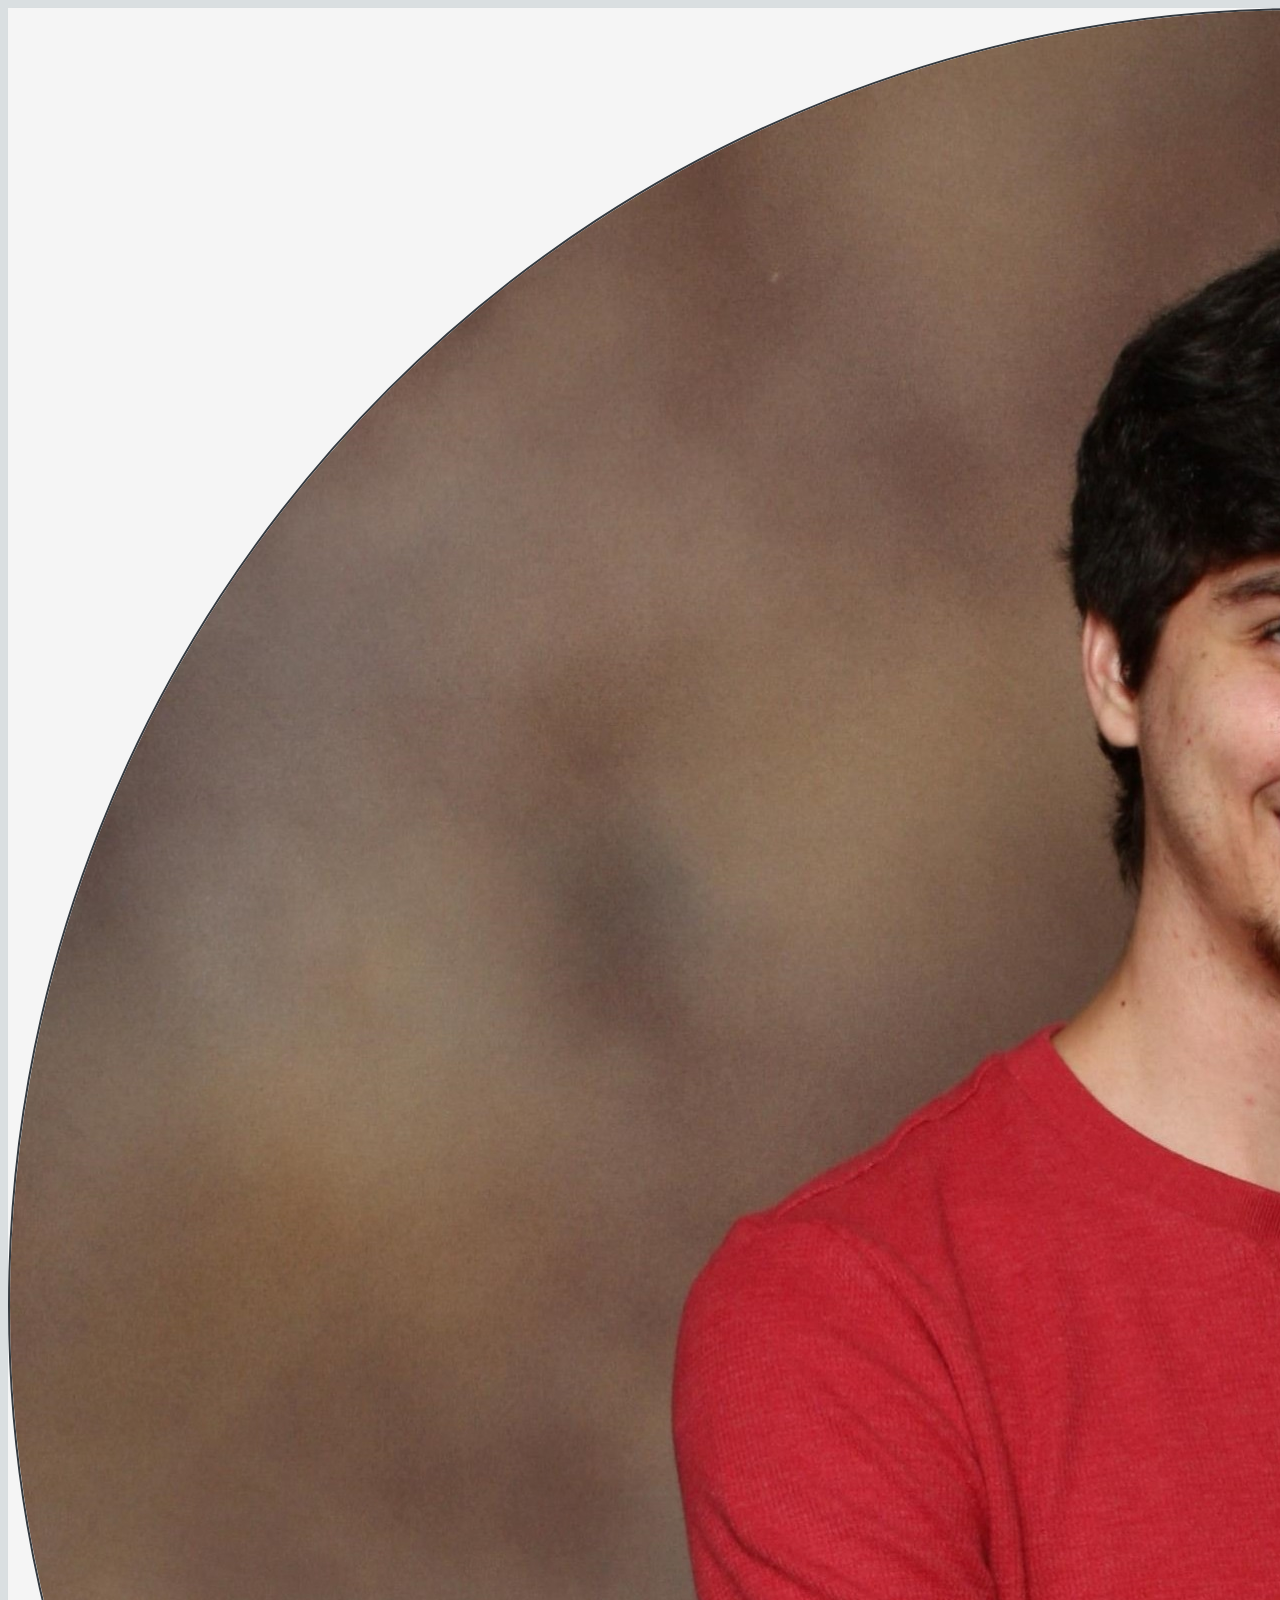
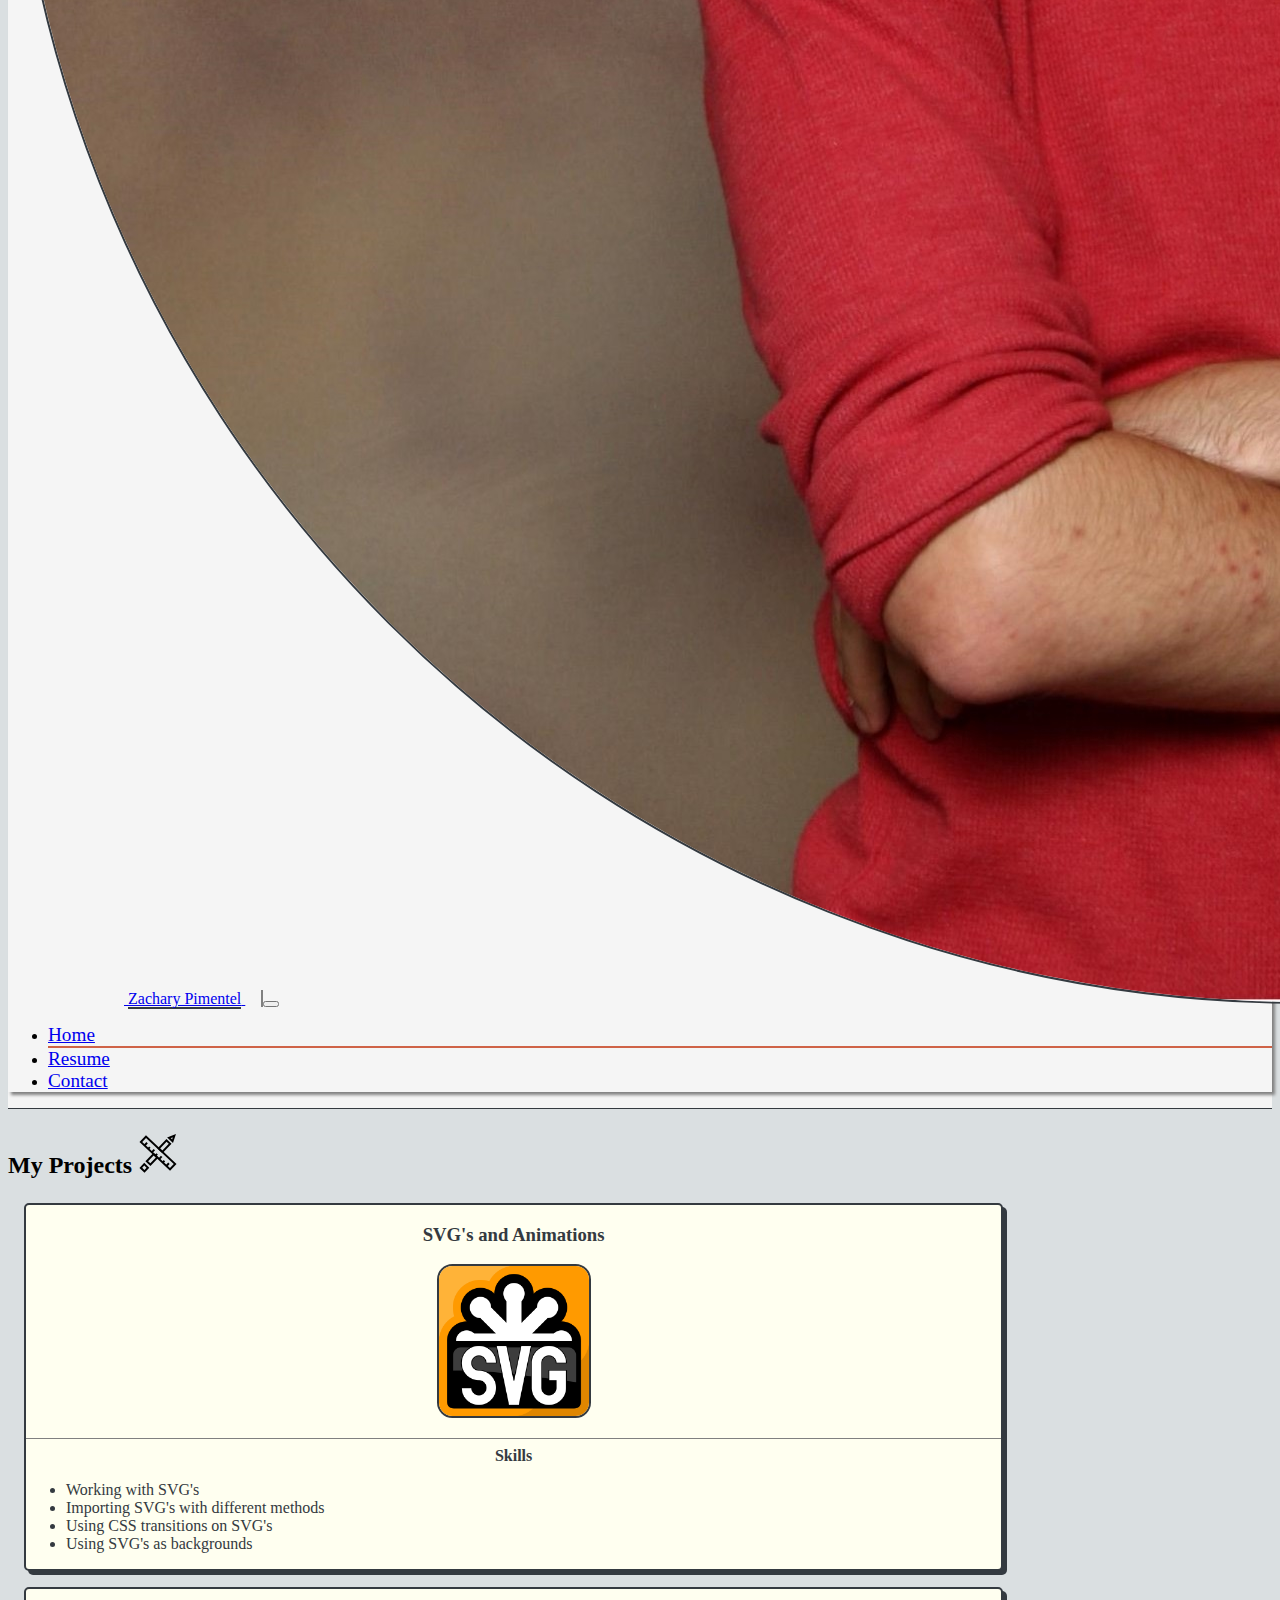
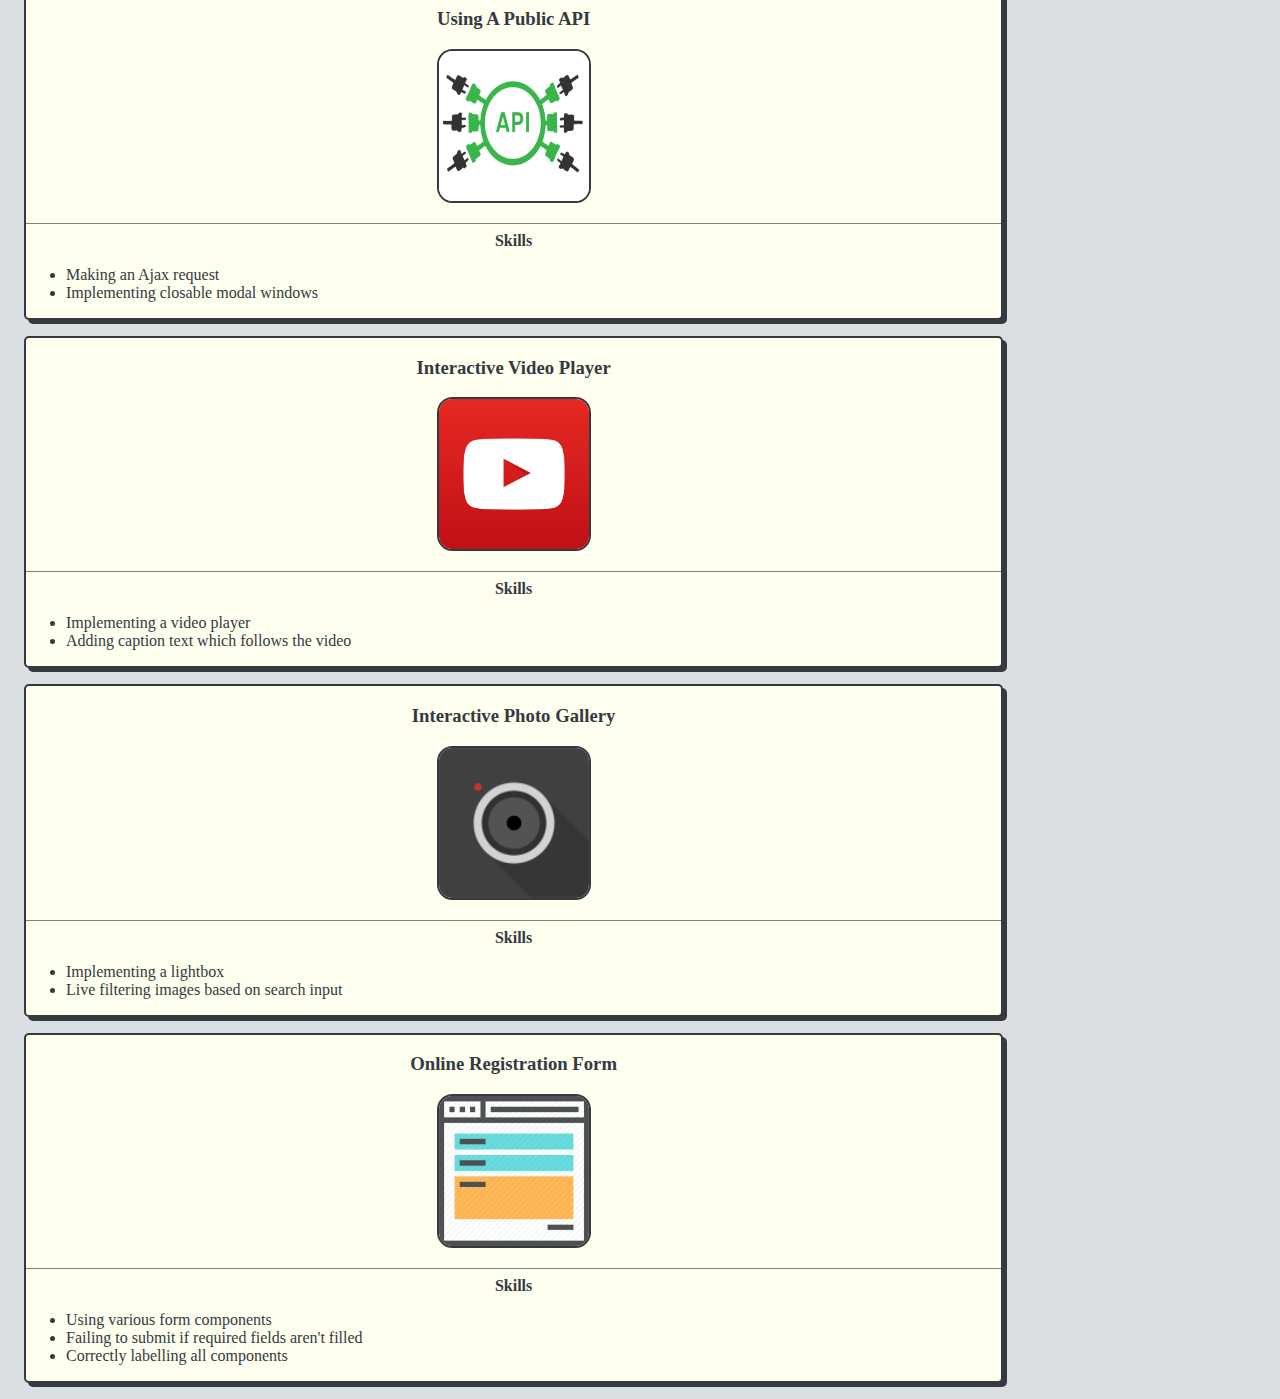
<file: index.html>
<!doctype html>
<html lang="en">
	<head>
		<meta charset="utf-8">
	    <meta name="viewport" content="width=device-width, initial-scale=1, shrink-to-fit=no">
	    <title>Zachary Pimentel Portfolio</title>
	    <!-- bootstrap css link -->
	    <link rel="stylesheet" href="https://stackpath.bootstrapcdn.com/bootstrap/4.1.3/css/bootstrap.min.css" integrity="sha384-MCw98/SFnGE8fJT3GXwEOngsV7Zt27NXFoaoApmYm81iuXoPkFOJwJ8ERdknLPMO" crossorigin="anonymous">
	    <!-- my stylesheets -->
	    <link rel="stylesheet" href="css/nav-styles.css">
	    <link rel="stylesheet" href="css/index.css" >
	</head>

	<body>
		<!-- nav bar, consistent across all pages -->
		<header>
			<nav class="navbar navbar-expand-md navbar-dark bg-dark">
			  <a class="navbar-brand" href="index.html">
			  	<div class="brand-container">
					<img id="portrait" class="img-fluid" src="img/portrait.jpg" alt="Picture of Zachary">
				</div>
				<span id="name">Zachary Pimentel</span>
			  </a>
			  <button class="navbar-toggler" type="button" data-toggle="collapse" data-target="#navbarNav" aria-controls="navbarNav" aria-expanded="false" aria-label="Toggle navigation">
			    <span class="navbar-toggler-icon"></span>
			  </button>
			  <div class="collapse navbar-collapse" id="navbarNav">
			    <ul class="navbar-nav">
			      <li class="nav-item active">
			        <a class="nav-link" href="index.html">Home</a>
			      </li>
			      <li class="nav-item">
			        <a class="nav-link" href="resume.html">Resume</a>
			      </li>
			      <li class="nav-item">
			        <a class="nav-link" href="contact.html">Contact</a>
			      </li>
			    </ul>
			  </div>
			</nav>
		</header>
		<!-- end navbar -->
		<main>
			<div class="container">
				<h2>My Projects <img class="project-icn" src="img/project_icon.svg" alt="project icon"></h2>
				<!-- FIRST ROW -->
				<div class="row">
					<div class="col-md">
						<a href="./projects/project-svg/project8.html">
							<h3>SVG's and Animations</h3>
							<div class="prj-img">
								<img src="img/svg-logo.png" alt="svg logo">
							</div>
							<h4>Skills</h4>
							<ul>
								<li>Working with SVG's</li>
								<li>Importing SVG's with different methods</li>
								<li>Using CSS transitions on SVG's</li>
								<li>Using SVG's as backgrounds</li>
							</ul>
						</a>
					</div>
					<div class="col-md">
						<a href="./projects/project-employee.directory/project10.html">
							<h3>Using A Public API</h3>
							<div class="prj-img">
								<img src="img/api-img.png" alt="api logo">
							</div>
							<h4>Skills</h4>
							<ul>
								<li>Making an Ajax request</li>
								<li>Implementing closable modal windows</li>
							</ul>
						</a>
					</div>
					<div class="col-md">
						<a href="./projects/project-video/project6.html">
							<h3>Interactive Video Player</h3>
							<div class="prj-img">
								<img src="img/play-button.png" alt="video logo">
							</div>
							<h4>Skills</h4>
							<ul>
								<li>Implementing a video player</li>
								<li>Adding caption text which follows the video</li>
							</ul>
						</a>
					</div>
				</div>

				<!-- SECOND ROW -->
				<div class="row">
					<div class="col-md">
						<a href="./projects/project-lightbox/project4.html">
							<h3>Interactive Photo Gallery</h3>
							<div class="prj-img">
								<img src="img/camera.png" alt="camera">
							</div>
							<h4>Skills</h4>
							<ul>
								<li>Implementing a lightbox</li>
								<li>Live filtering images based on search input</li>
							</ul>
						</a>
					</div>
					<div class="col-md">
						<a href="./projects/project-search.forms/project3.html">
							<h3>Online Registration Form</h3>
							<div class="prj-img">
								<img src="img/form.png" alt="form icon">
							</div>
							<h4>Skills</h4>
							<ul>
								<li>Using various form components</li>
								<li>Failing to submit if required fields aren't filled</li>
								<li>Correctly labelling all components</li>
							</ul>
						</a>
					</div>
					
				</div>
			</div>
		</main>
		

	<script src="https://code.jquery.com/jquery-3.3.1.slim.min.js" integrity="sha384-q8i/X+965DzO0rT7abK41JStQIAqVgRVzpbzo5smXKp4YfRvH+8abtTE1Pi6jizo" crossorigin="anonymous"></script>
<script src="https://cdnjs.cloudflare.com/ajax/libs/popper.js/1.14.3/umd/popper.min.js" integrity="sha384-ZMP7rVo3mIykV+2+9J3UJ46jBk0WLaUAdn689aCwoqbBJiSnjAK/l8WvCWPIPm49" crossorigin="anonymous"></script>
<script src="https://stackpath.bootstrapcdn.com/bootstrap/4.1.3/js/bootstrap.min.js" integrity="sha384-ChfqqxuZUCnJSK3+MXmPNIyE6ZbWh2IMqE241rYiqJxyMiZ6OW/JmZQ5stwEULTy" crossorigin="anonymous"></script>
<script src="index.js"></script>
	</body>
</html>
</file>
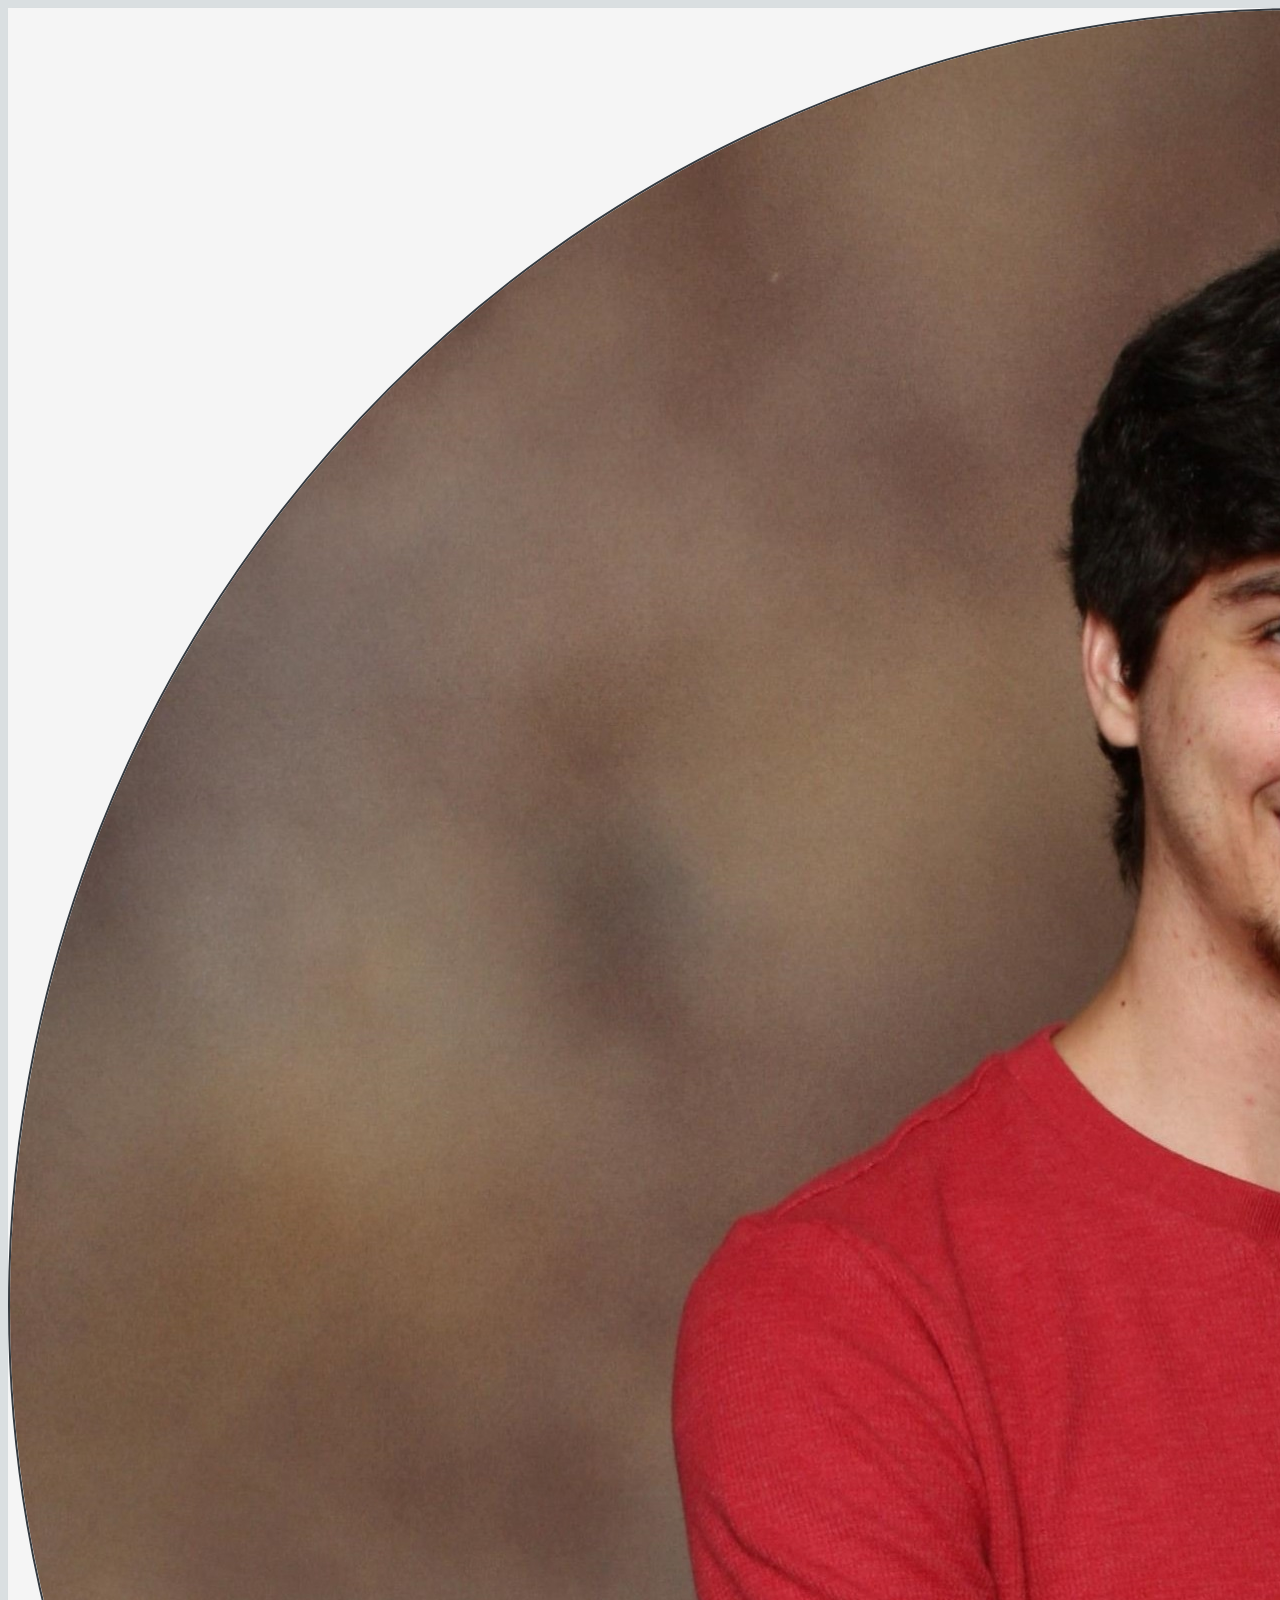
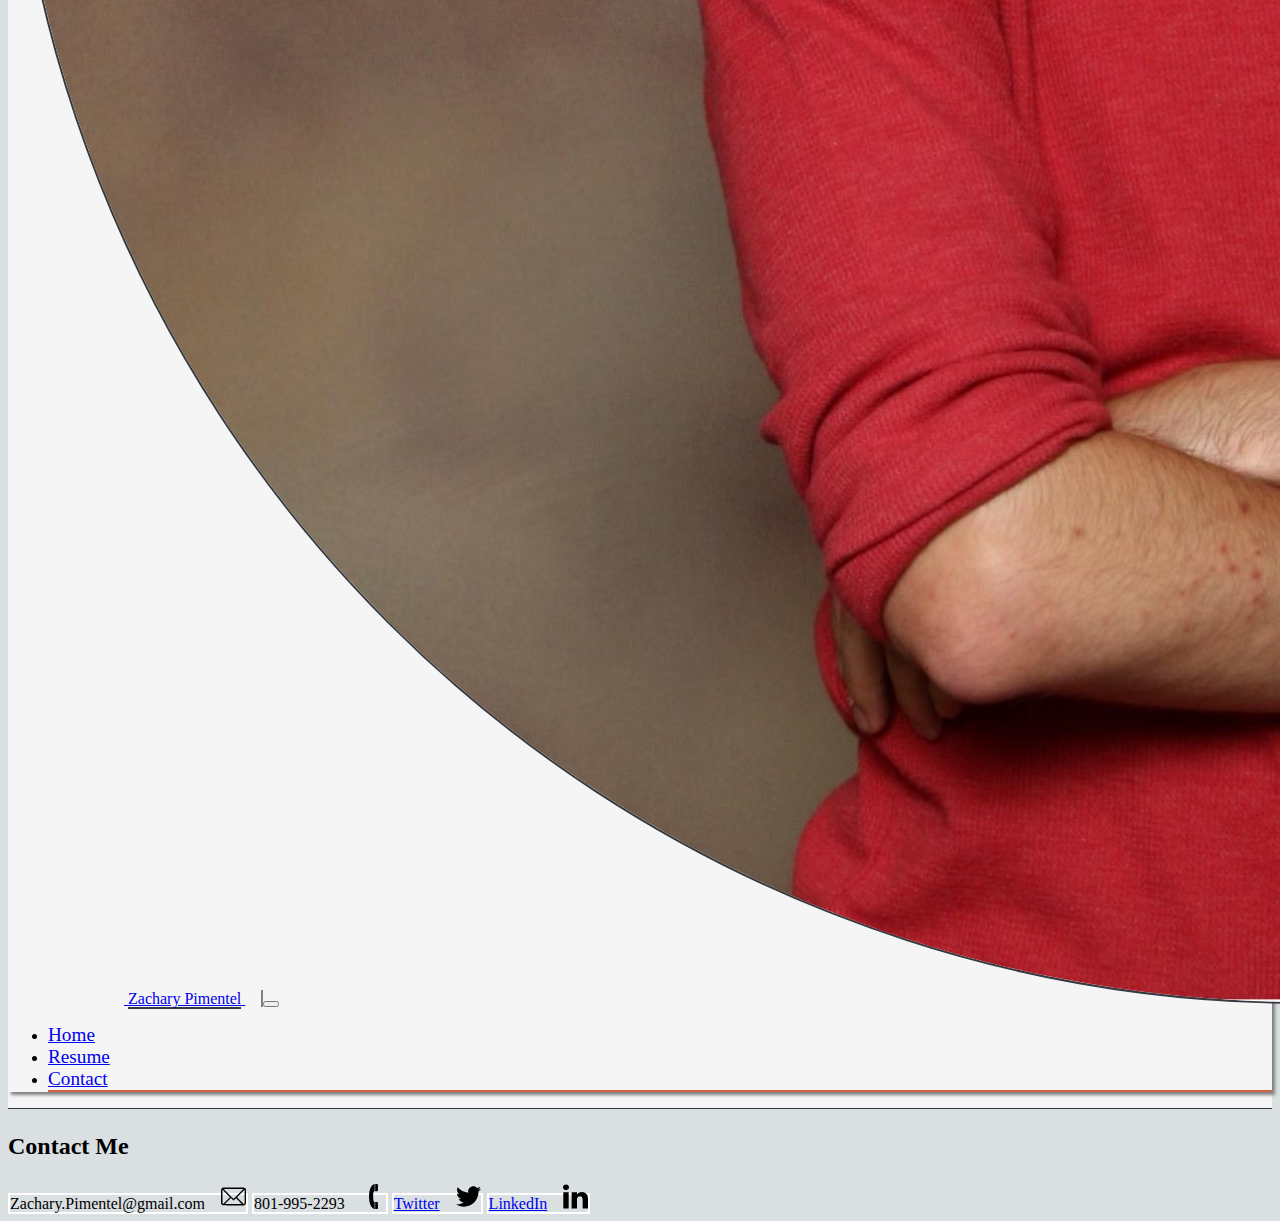
<file: contact.html>
<!doctype html>
<html lang="en">
	<head>
		<meta charset="utf-8">
	    <meta name="viewport" content="width=device-width, initial-scale=1, shrink-to-fit=no">
	    <title>Zachary Pimentel Portfolio</title>
	    <link rel="stylesheet" href="https://stackpath.bootstrapcdn.com/bootstrap/4.1.3/css/bootstrap.min.css" integrity="sha384-MCw98/SFnGE8fJT3GXwEOngsV7Zt27NXFoaoApmYm81iuXoPkFOJwJ8ERdknLPMO" crossorigin="anonymous">
	    <link rel="stylesheet" href="css/nav-styles.css">
	    <link rel="stylesheet" href="css/index.css" >
	</head>

	<body>
		<!-- nav bar, consistent across all pages -->
		<header>
			<nav class="navbar navbar-expand-md navbar-dark bg-dark">
			  <a class="navbar-brand" href="index.html">
			  	<div class="brand-container">
					<img id="portrait" class="img-fluid" src="img/portrait.jpg" alt="Picture of Zachary">
				</div>
				<span id="name">Zachary Pimentel</span>
			  </a>
			  <button class="navbar-toggler" type="button" data-toggle="collapse" data-target="#navbarNav" aria-controls="navbarNav" aria-expanded="false" aria-label="Toggle navigation">
			    <span class="navbar-toggler-icon"></span>
			  </button>
			  <div class="collapse navbar-collapse" id="navbarNav">
			    <ul class="navbar-nav">
			      <li class="nav-item">
			        <a class="nav-link" href="index.html">Home</a>
			      </li>
			      <li class="nav-item">
			        <a class="nav-link" href="resume.html">Resume</a>
			      </li>
			      <li class="nav-item active">
			        <a class="nav-link" href="contact.html">Contact</a>
			      </li>
			    </ul>
			  </div>
			</nav>
		</header>
		<!-- end nav bar -->
		<div class="container">
			<h2>Contact Me</h2>
			<div class="contact-container list-group">
				<!-- email -->
				<a class="list-group-item list-group-item-action">Zachary.Pimentel@gmail.com<img class="contact-svg" src="img/email.svg" alt="mail icon"></a>
				<!-- Phone number-->
				<a class="list-group-item list-group-item-action">801-995-2293<img class="contact-svg" src="img/tel.svg" alt="telephone icon"></a>
				<!-- Twitter -->
				<a href="https://twitter.com/Robotis_LoL" target="_blank" class="list-group-item list-group-item-action clickable">Twitter<img class="contact-svg" src="img/twitter.svg" alt="twitter logo"></a>
				<!--LinkedIn -->
				<a href="https://www.linkedin.com/in/zachary-pimentel" target="_blank" class="list-group-item list-group-item-action clickable">LinkedIn<img class="contact-svg" src="img/linkedin.svg" alt="linkedin logo"></a>
			</div>
		</div>
		
	<script src="https://code.jquery.com/jquery-3.3.1.slim.min.js" integrity="sha384-q8i/X+965DzO0rT7abK41JStQIAqVgRVzpbzo5smXKp4YfRvH+8abtTE1Pi6jizo" crossorigin="anonymous"></script>
	<script src="https://cdnjs.cloudflare.com/ajax/libs/popper.js/1.14.3/umd/popper.min.js" integrity="sha384-ZMP7rVo3mIykV+2+9J3UJ46jBk0WLaUAdn689aCwoqbBJiSnjAK/l8WvCWPIPm49" crossorigin="anonymous"></script>
	<script src="https://stackpath.bootstrapcdn.com/bootstrap/4.1.3/js/bootstrap.min.js" integrity="sha384-ChfqqxuZUCnJSK3+MXmPNIyE6ZbWh2IMqE241rYiqJxyMiZ6OW/JmZQ5stwEULTy" crossorigin="anonymous"></script>
	<script src="index.js"></script>
	</body>
</html>
</file>
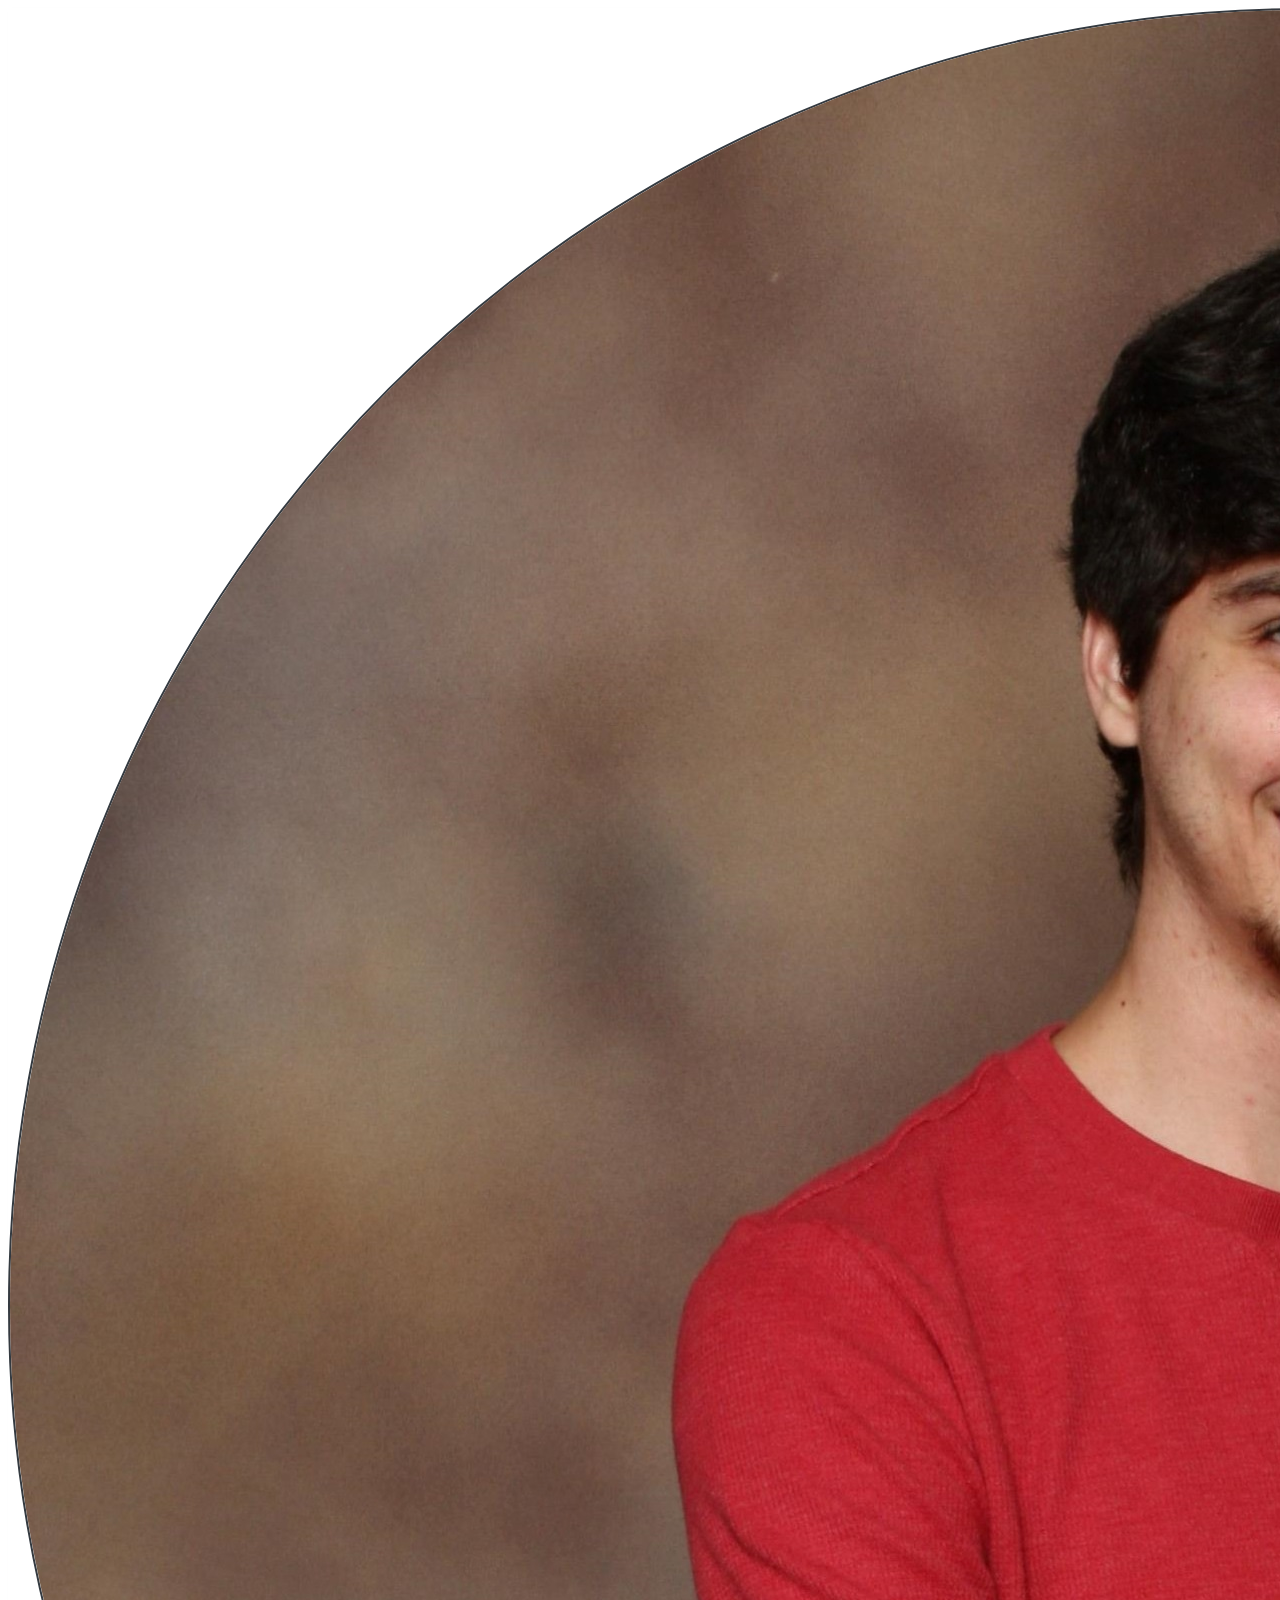
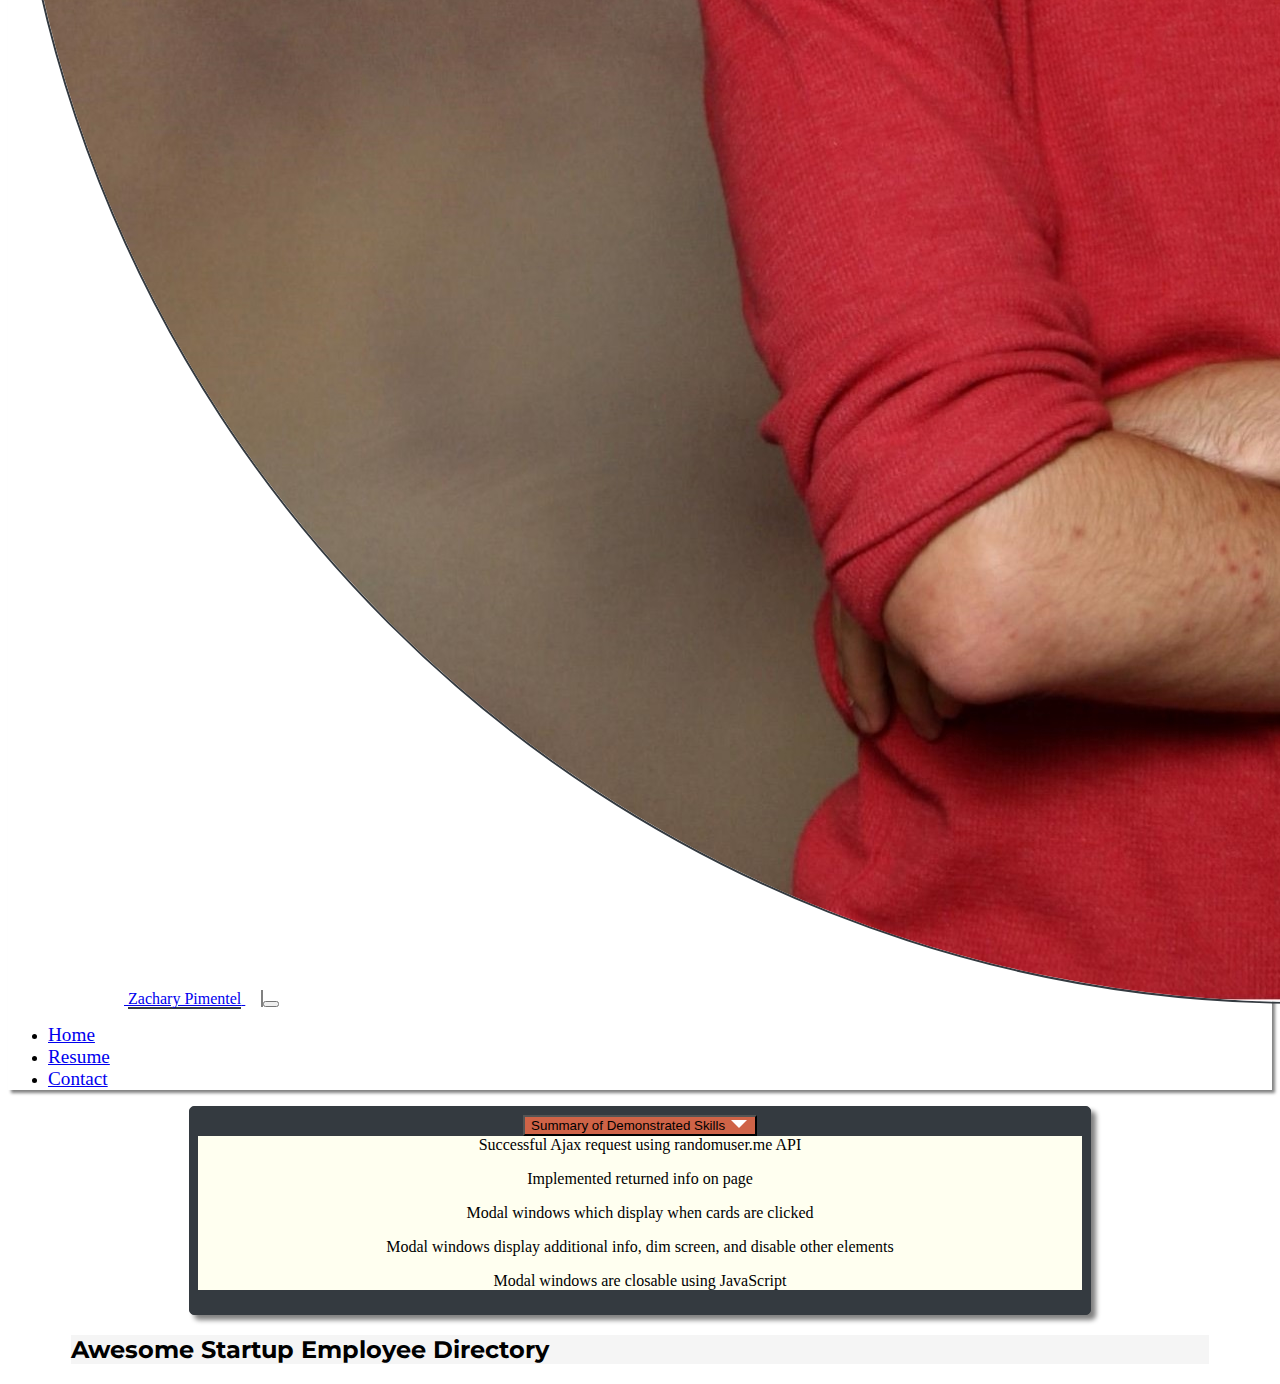
<file: projects/project-employee.directory/project10.html>
<!DOCTYPE html>
<html lang="en">
	<head>
		<meta charset="utf-8">
		<title>Employee Directory</title>
		<meta name="viewport" content="width=device-width, initial-scale=1.0">
		<link href="https://fonts.googleapis.com/css?family=Montserrat" rel="stylesheet">
		<link rel="stylesheet" href="https://stackpath.bootstrapcdn.com/bootstrap/4.1.3/css/bootstrap.min.css" integrity="sha384-MCw98/SFnGE8fJT3GXwEOngsV7Zt27NXFoaoApmYm81iuXoPkFOJwJ8ERdknLPMO" crossorigin="anonymous">
		<link rel="stylesheet" href="css/styles.css">
		<link rel="stylesheet" href="../../css/nav-styles.css">
	    <link rel="stylesheet" href="../../css/summary-of-skills.css">
	</head>
	<body>
		<header>
			<nav class="navbar navbar-expand-md navbar-dark bg-dark">
			  <a class="navbar-brand" href="../../index.html">
			  	<div class="brand-container">
					<img id="portrait" class="img-fluid" src="../../img/portrait.jpg" alt="Picture of Zachary">
				</div>
				<span id="name">Zachary Pimentel</span>
			  </a>
			  <button class="navbar-toggler" type="button" data-toggle="collapse" data-target="#navbarNav" aria-controls="navbarNav" aria-expanded="false" aria-label="Toggle navigation">
			    <span class="navbar-toggler-icon"></span>
			  </button>
			  <div class="collapse navbar-collapse" id="navbarNav">
			    <ul class="navbar-nav">
			      <li class="nav-item">
			        <a class="nav-link" href="../../index.html">Home</a>
			      </li>	
			      <li class="nav-item">
			        <a class="nav-link" href="../../resume.html">Resume</a>
			      </li>
			      <li class="nav-item">
			        <a class="nav-link" href="../../contact.html">Contact</a>
			      </li>
			    </ul>
			  </div>
			</nav>
		</header>
		<!-- this is the dropdown for the summary box under the nav -->
		<aside class="summary">
	      <button class="btn btn-primary" type="button" data-toggle="collapse" data-target="#collapseExample" aria-expanded="false" aria-controls="collapseExample">
	    Summary of Demonstrated Skills <span class="carat"></span>
	  	  </button>

	      <div class="collapse show" id="collapseExample">
	        <div class="card card-body">
	          <p>Successful Ajax request using randomuser.me API</p>
	          <p>Implemented returned info on page</p>
	          <p>Modal windows which display when cards are clicked
	          <p>Modal windows display additional info, dim screen, and disable other elements</p>
	          <p>Modal windows are closable using JavaScript</p>
	        </div>
	      </div>
	    </aside>
		<div class="container">
			<div id="modal-windows"></div>
			<div id="dim-screen"></div> <!-- this div is the dark overlay that is visible when modal window opens -->
			<header>
				<h2>Awesome Startup Employee Directory</h2>
			</header>
			<div id="employees"></div>
		</div>
	<script src="https://code.jquery.com/jquery-3.3.1.slim.min.js" integrity="sha384-q8i/X+965DzO0rT7abK41JStQIAqVgRVzpbzo5smXKp4YfRvH+8abtTE1Pi6jizo" crossorigin="anonymous"></script>
	<script src="https://cdnjs.cloudflare.com/ajax/libs/popper.js/1.14.3/umd/popper.min.js" integrity="sha384-ZMP7rVo3mIykV+2+9J3UJ46jBk0WLaUAdn689aCwoqbBJiSnjAK/l8WvCWPIPm49" crossorigin="anonymous"></script>
	<script src="https://stackpath.bootstrapcdn.com/bootstrap/4.1.3/js/bootstrap.min.js" integrity="sha384-ChfqqxuZUCnJSK3+MXmPNIyE6ZbWh2IMqE241rYiqJxyMiZ6OW/JmZQ5stwEULTy" crossorigin="anonymous"></script>
	<script src="../../index.js"></script>
	<script src="https://code.jquery.com/jquery-3.3.1.min.js"></script>
	<script src="js/app.js"></script>
	</body>
	
</html>
</file>
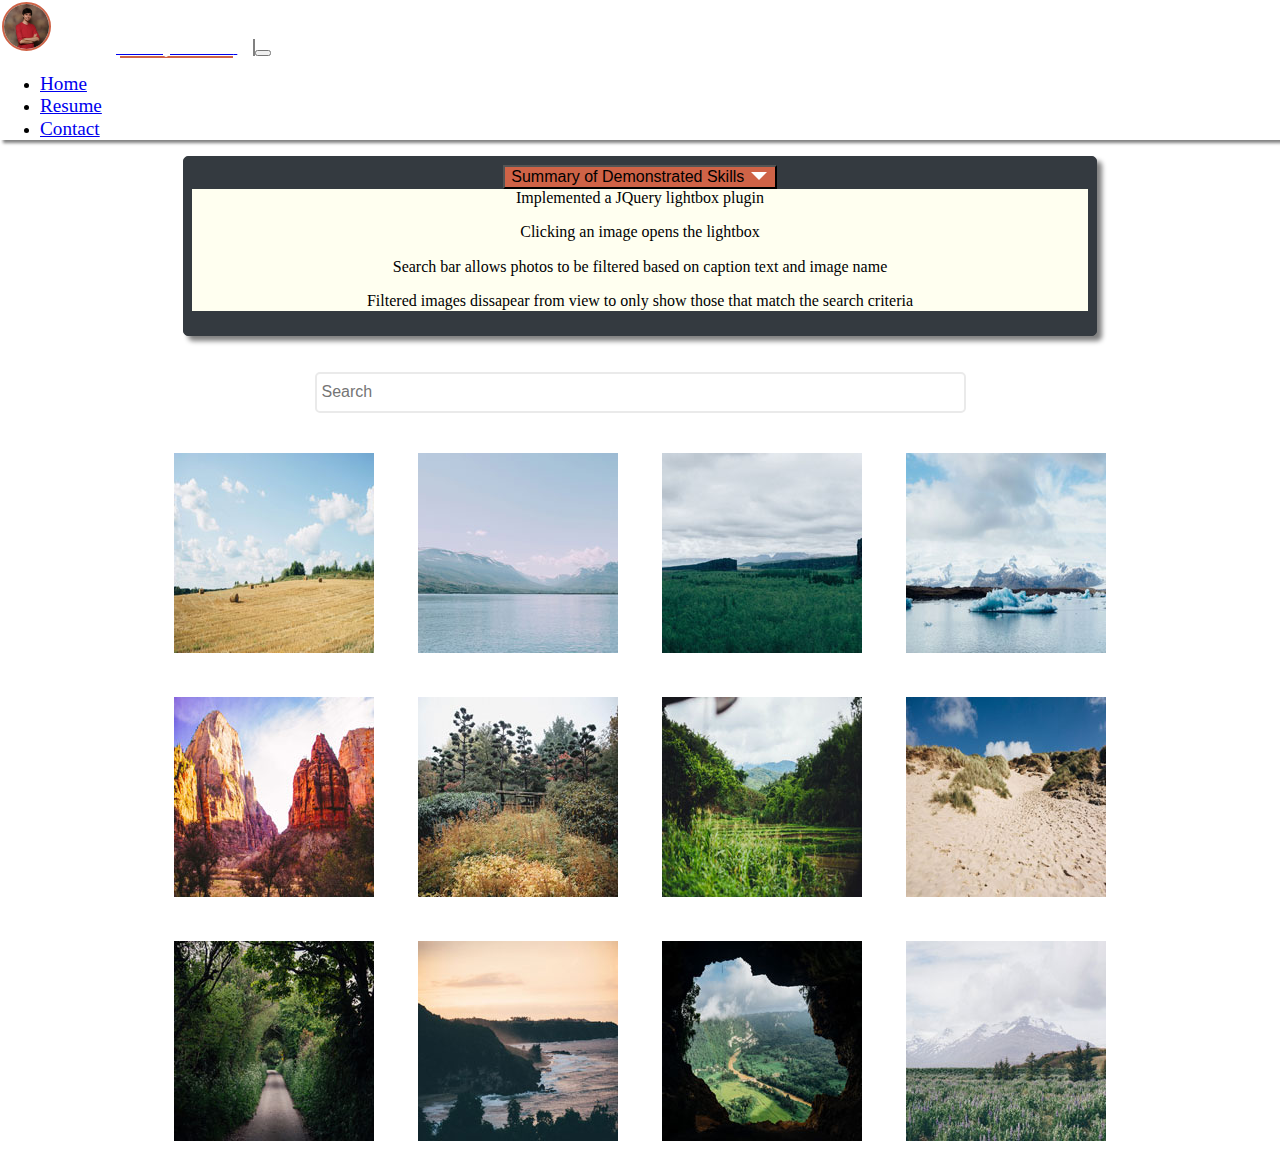
<file: projects/project-lightbox/project4.html>
<!DOCTYPE html>
<html lang="en">
	<head>
		<title>Gallery</title>
		<meta charset="utf-8">
		<meta name="viewport" content="width=device-width, initial-scale=1.0">

		<!--Stylesheets-->
		<link rel="stylesheet" href="css/normalize.css">
		<link rel="stylesheet" href="lightbox2/dist/css/lightbox.min.css">
		<link rel="stylesheet" href="https://stackpath.bootstrapcdn.com/bootstrap/4.1.3/css/bootstrap.min.css" integrity="sha384-MCw98/SFnGE8fJT3GXwEOngsV7Zt27NXFoaoApmYm81iuXoPkFOJwJ8ERdknLPMO" crossorigin="anonymous">
		<link rel="stylesheet" href="../../css/nav-styles.css">
	    <link rel="stylesheet" href="../../css/summary-of-skills.css">
		<link rel="stylesheet" href="css/styles.css">
	</head>
	<body>
		<header>
			<nav class="navbar navbar-expand-md navbar-dark bg-dark">
			  <a class="navbar-brand" href="../../index.html">
			  	<div class="brand-container">
					<img id="portrait" class="img-fluid" src="../../img/portrait.jpg" alt="Picture of Zachary">
				</div>
				<span id="name">Zachary Pimentel</span>
			  </a>
			  <button class="navbar-toggler" type="button" data-toggle="collapse" data-target="#navbarNav" aria-controls="navbarNav" aria-expanded="false" aria-label="Toggle navigation">
			    <span class="navbar-toggler-icon"></span>
			  </button>
			  <div class="collapse navbar-collapse" id="navbarNav">
			    <ul class="navbar-nav">
			      <li class="nav-item">
			        <a class="nav-link" href="../../index.html">Home</a>
			      </li>	
			      <li class="nav-item">
			        <a class="nav-link" href="../../resume.html">Resume</a>
			      </li>
			      <li class="nav-item">
			        <a class="nav-link" href="../../contact.html">Contact</a>
			      </li>
			    </ul>
			  </div>
			</nav>
		</header>

		<!-- this is the dropdown for the summary box under the nav -->
		<aside class="summary">
	      <button class="btn btn-primary" type="button" data-toggle="collapse" data-target="#collapseExample" aria-expanded="false" aria-controls="collapseExample">
	    Summary of Demonstrated Skills <span class="carat"></span>
	  	  </button>

	      <div class="collapse show" id="collapseExample">
	        <div class="card card-body">
	          <p>Implemented a JQuery lightbox plugin </p>
	          <p>Clicking an image opens the lightbox</p>
	          <p>Search bar allows photos to be filtered based on caption text and image name</p>
	          <p>Filtered images dissapear from view to only show those that match the search criteria</p>
	          
	        </div>
	      </div>
	    </aside>

		<!--Search bar-->
		<div class="search-bar">
			<input id="search-field" type="text" name="search" placeholder="Search" onkeyup="filterPhotos()">
		</div>

		<main>
			<!--image gallery -->
			<div id="gallery" class="photo-list">

			<!-- data-title adds captions, data-lightbox triggers the lightbox plugin-->

			<!-- Photo 1 -->
				<a href="photos/photos/01.jpg" data-title="I love hay bales. Took this snap on a drive through the countryside past some straw fields." data-lightbox="gallery"><img src="photos/thumbnails/01.jpg" alt="hay-bales"></a>
			<!-- Photo 2 -->
				<a href="photos/photos/02.jpg" data-title="The lake was so calm today. We had a great view of the snow on the mountains from here." data-lightbox="gallery"><img src="photos/thumbnails/02.jpg" alt="lake"></a>
			<!-- Photo 3 -->
				<a href="photos/photos/03.jpg" data-title="I hiked to the top of the mountain and got this picture of the canyon and trees below." data-lightbox="gallery"><img src="photos/thumbnails/03.jpg" alt="canyon"></a>
			<!-- Photo 4 -->	
				<a href="photos/photos/04.jpg" data-title="It was amazing to see an iceberg up close, it was so cold but didn’t snow today." data-lightbox="gallery"><img src="photos/thumbnails/04.jpg" alt="iceberg"></a>
			<!-- Photo 5 -->	
				<a href="photos/photos/05.jpg" data-title="The red cliffs were beautiful. It was really hot in the desert but we did a lot of walking through the canyons." data-lightbox="gallery"><img src="photos/thumbnails/05.jpg" alt="desert"></a>
			<!-- Photo 6 -->	
				<a href="photos/photos/06.jpg" data-title="Fall is coming, I love when the leaves on the trees start to change color." data-lightbox="gallery"><img src="photos/thumbnails/06.jpg" alt="fall"></a>
			<!-- Photo 7 -->	
				<a href="photos/photos/07.jpg" data-title="I drove past this plantation yesterday, everything is so green!" data-lightbox="gallery"><img src="photos/thumbnails/07.jpg" alt="plantation"></a>
			<!-- Photo 8 -->	
				<a href="photos/photos/08.jpg" data-title="My summer vacation to the Oregon Coast. I love the sandy dunes!" data-lightbox="gallery"><img src="photos/thumbnails/08.jpg" alt="dunes"></a>
			<!-- Photo 9 -->	
				<a href="photos/photos/09.jpg" data-title="We enjoyed a quiet stroll down this countryside lane." data-lightbox="gallery"><img src="photos/thumbnails/09.jpg" alt="countryside-lane"></a>
			<!-- Photo 10 -->	
				<a href="photos/photos/10.jpg" data-title="Sunset at the coast! The sky turned a lovely shade of orange." data-lightbox="gallery"><img src="photos/thumbnails/10.jpg" alt="sunset"></a>
			<!-- Photo 11 -->	
				<a href="photos/photos/11.jpg" data-title="I did a tour of a cave today and the view of the landscape below was breathtaking." data-lightbox="gallery"><img src="photos/thumbnails/11.jpg" alt="cave"></a>
			<!-- Photo 12 -->	
				<a href="photos/photos/12.jpg" data-title="I walked through this meadow of bluebells and got a good view of the snow on the mountain before the fog came in." data-lightbox="gallery"><img src="photos/thumbnails/12.jpg" alt="bluebells"></a>

			</div>
		</main>

		<!--javascript and jquery-->
		<script src="https://code.jquery.com/jquery-3.3.1.slim.min.js" integrity="sha384-q8i/X+965DzO0rT7abK41JStQIAqVgRVzpbzo5smXKp4YfRvH+8abtTE1Pi6jizo" crossorigin="anonymous"></script>
		<script src="https://cdnjs.cloudflare.com/ajax/libs/popper.js/1.14.3/umd/popper.min.js" integrity="sha384-ZMP7rVo3mIykV+2+9J3UJ46jBk0WLaUAdn689aCwoqbBJiSnjAK/l8WvCWPIPm49" crossorigin="anonymous"></script>
		<script src="https://stackpath.bootstrapcdn.com/bootstrap/4.1.3/js/bootstrap.min.js" integrity="sha384-ChfqqxuZUCnJSK3+MXmPNIyE6ZbWh2IMqE241rYiqJxyMiZ6OW/JmZQ5stwEULTy" crossorigin="anonymous"></script>
		<script src="../../index.js"></script>
		<script src="js/jquery-3.2.1.min.js"></script>
		<script src="js/search_bar.js"></script>
		<script src="lightbox2/dist/js/lightbox.min.js"></script>

		<!--This makes the navigation arrows on the lightbox always be present on touch screen enabled devices-->
		<script>
    		lightbox.option({
      			'alwaysShowNavOnTouchDevices':true
    		})	
		</script>
	</body>
</html>
</file>
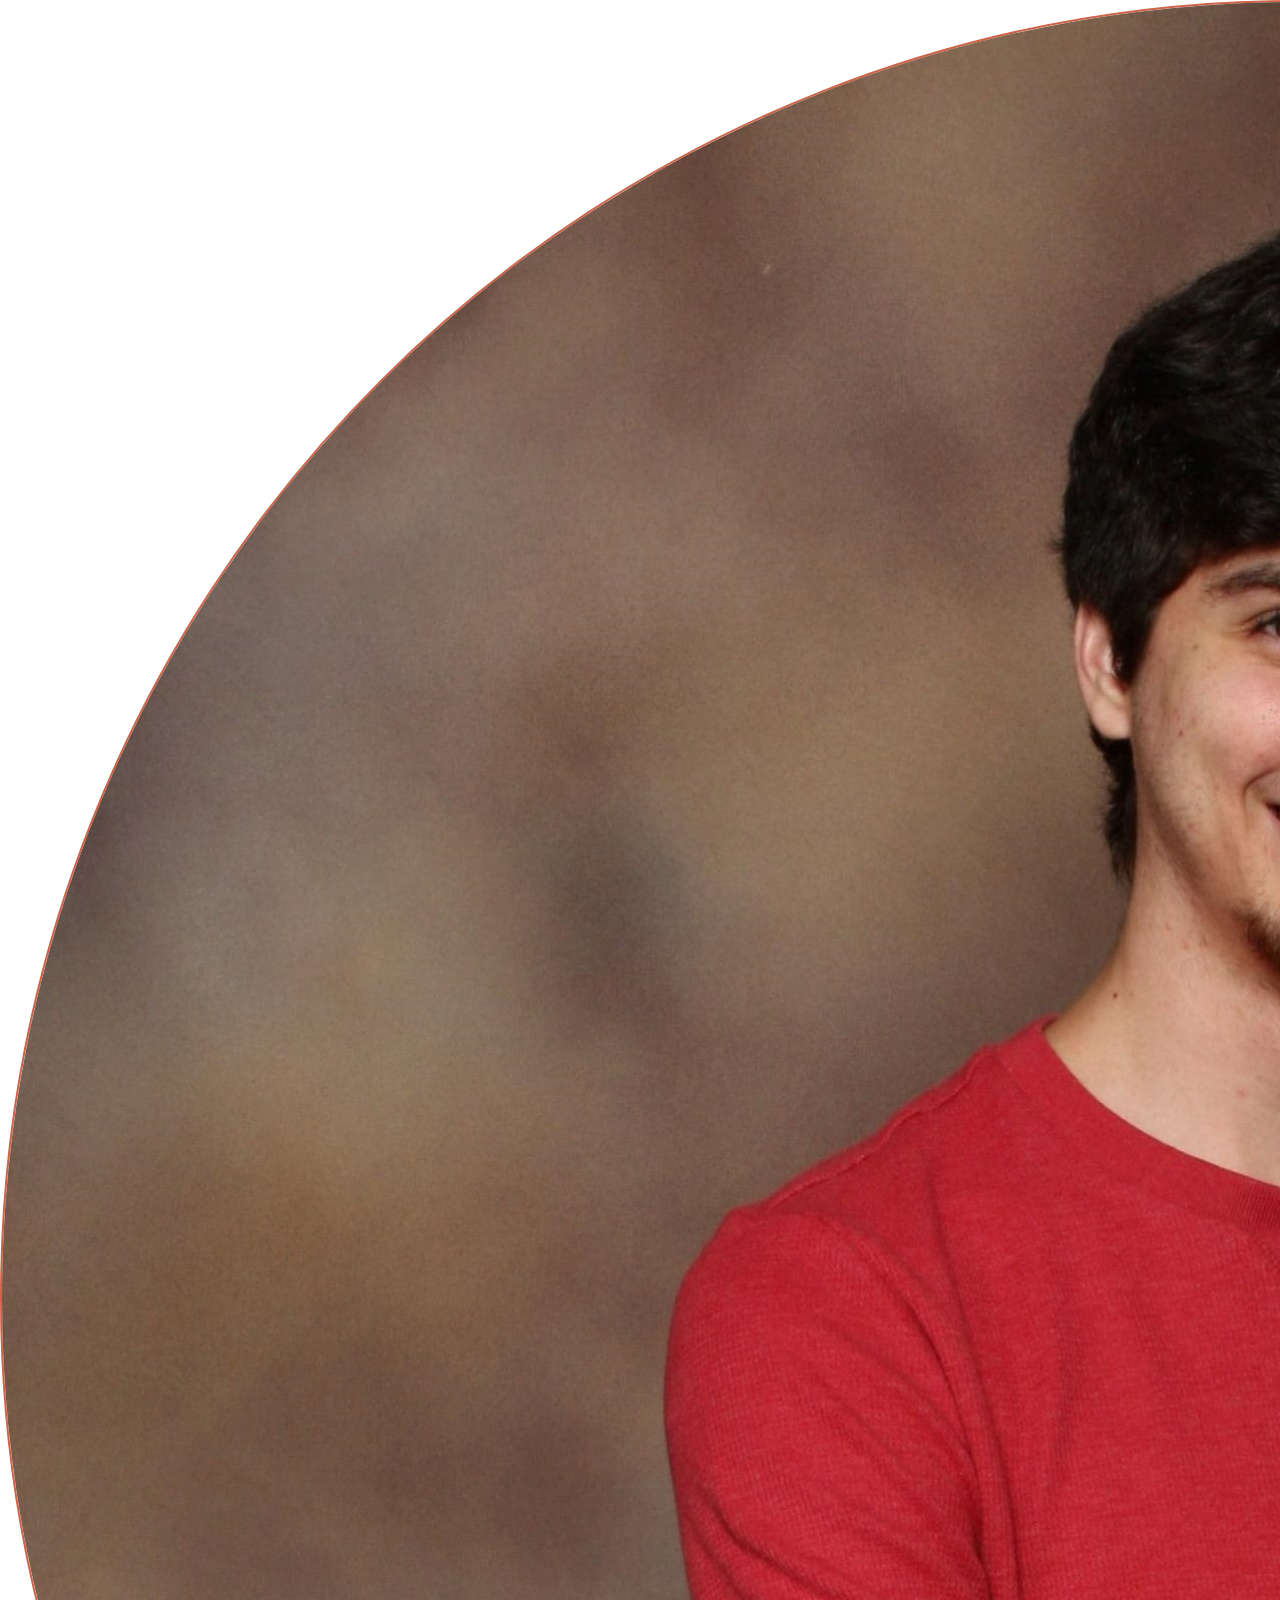
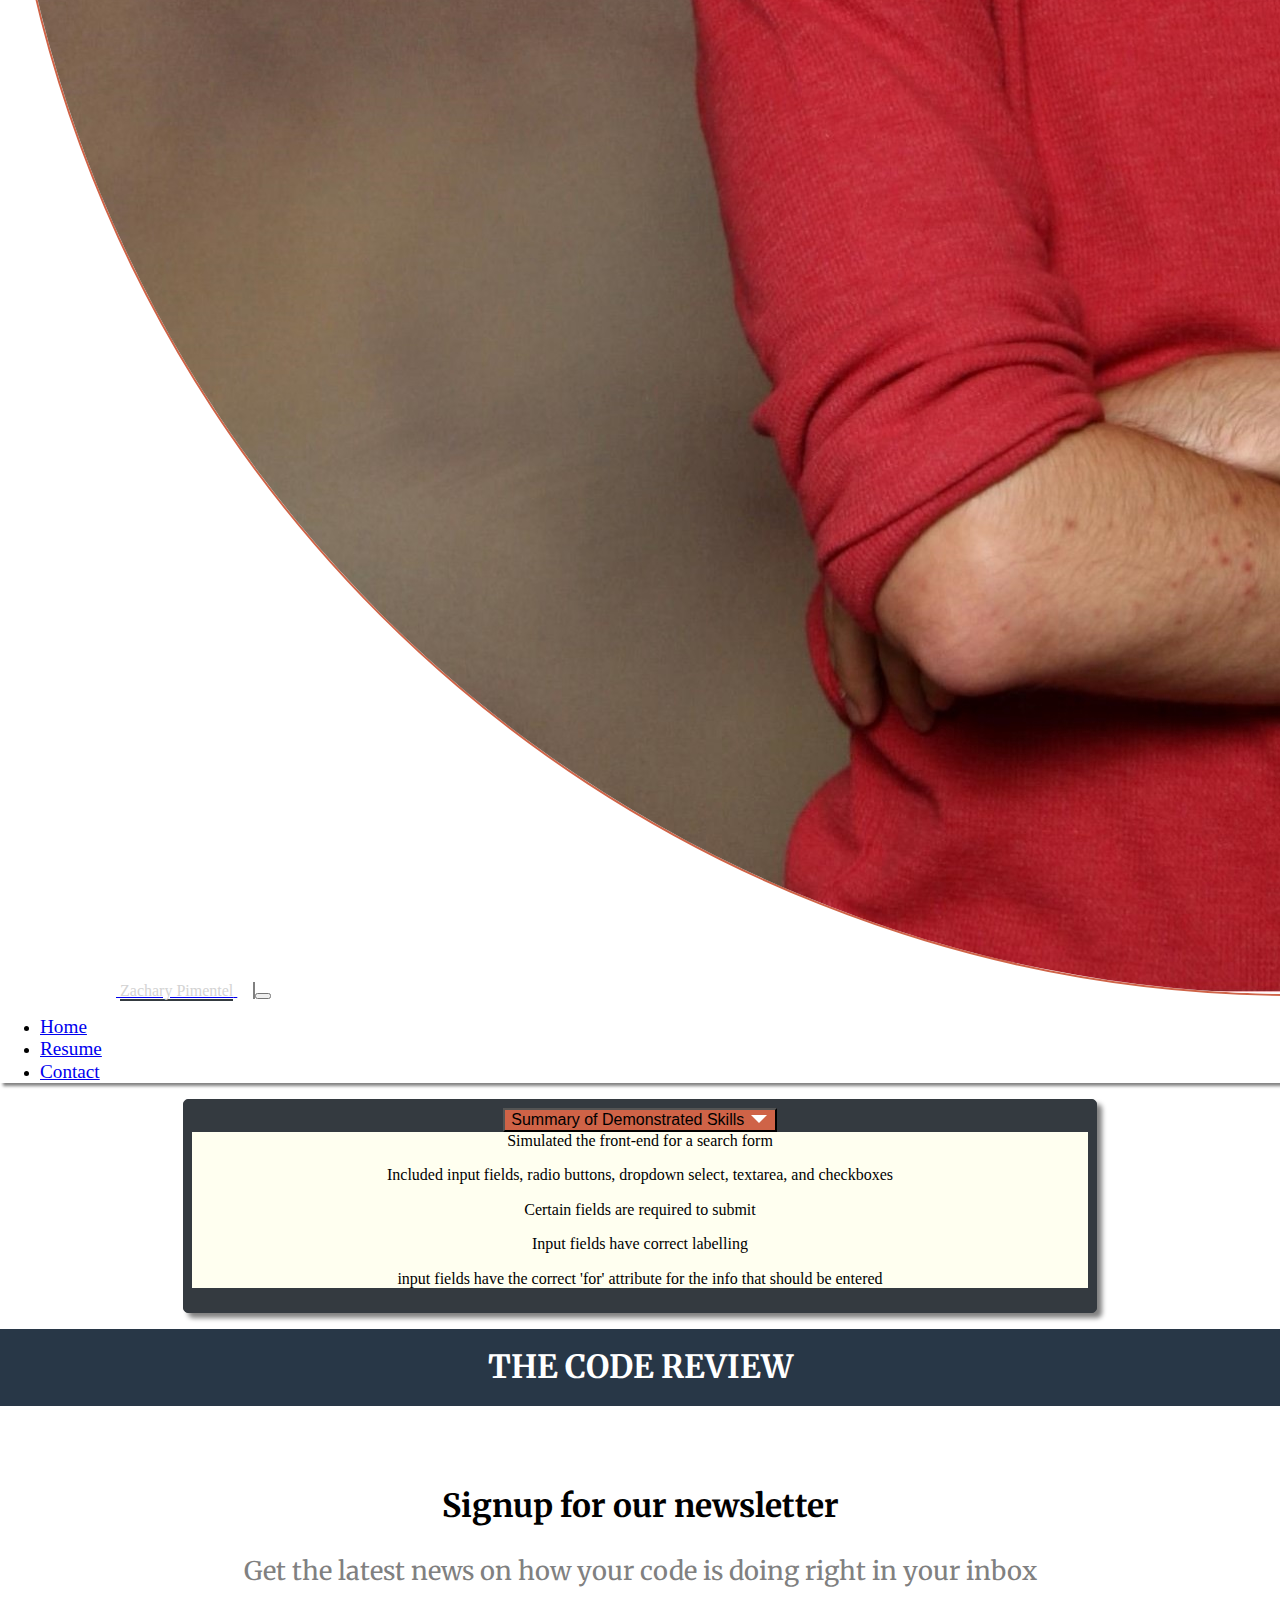
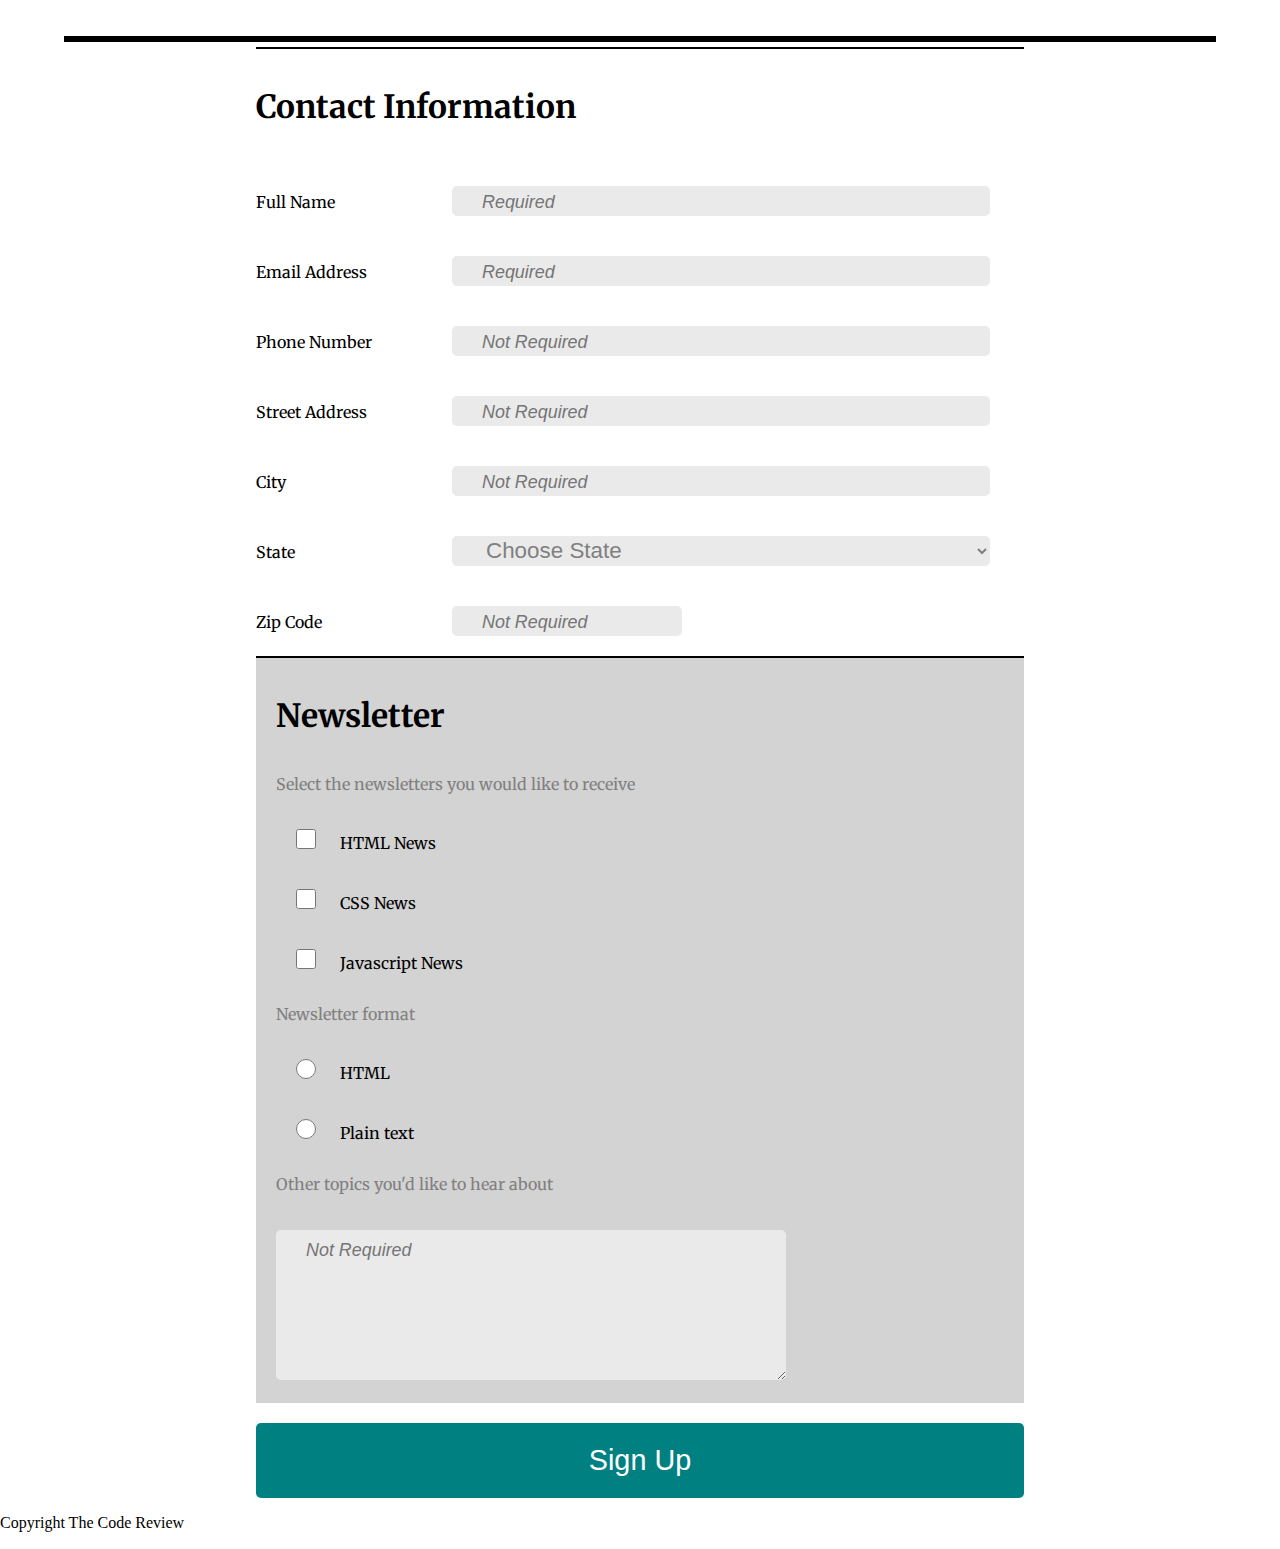
<file: projects/project-search.forms/project3.html>
<!DOCTYPE html>
<html lang="en">
	<head>
		<title>The Code Review</title>
		<meta charset="utf-8">
		<meta name="viewport" content="width=device-width, initial-scale=1.0">
		<link rel="stylesheet" href="css/normalize.css">
		<link rel="stylesheet" href="https://stackpath.bootstrapcdn.com/bootstrap/4.1.3/css/bootstrap.min.css" integrity="sha384-MCw98/SFnGE8fJT3GXwEOngsV7Zt27NXFoaoApmYm81iuXoPkFOJwJ8ERdknLPMO" crossorigin="anonymous">
		<link rel="stylesheet" href="../../css/nav-styles.css">
	    <link rel="stylesheet" href="../../css/summary-of-skills.css">
		<link rel="stylesheet" href="css/styles.css">
		<link href="https://fonts.googleapis.com/css?family=Merriweather" rel="stylesheet">
	</head>
	<body>
		<header>
			<nav class="navbar navbar-expand-md navbar-dark bg-dark">
			  <a class="navbar-brand" href="../../index.html">
			  	<div class="brand-container">
					<img id="portrait" class="img-fluid" src="../../img/portrait.jpg" alt="Picture of Zachary">
				</div>
				<span id="my-name">Zachary Pimentel</span>
			  </a>
			  <button class="navbar-toggler" type="button" data-toggle="collapse" data-target="#navbarNav" aria-controls="navbarNav" aria-expanded="false" aria-label="Toggle navigation">
			    <span class="navbar-toggler-icon"></span>
			  </button>
			  <div class="collapse navbar-collapse" id="navbarNav">
			    <ul class="navbar-nav">
			      <li class="nav-item">
			        <a class="nav-link" href="../../index.html">Home</a>
			      </li>	
			      <li class="nav-item">
			        <a class="nav-link" href="../../resume.html">Resume</a>
			      </li>
			      <li class="nav-item">
			        <a class="nav-link" href="../../contact.html">Contact</a>
			      </li>
			    </ul>
			  </div>
			</nav>
		</header>

		<!-- this is the dropdown for the summary box under the nav -->
		<aside class="summary">
	      <button class="btn btn-primary" type="button" data-toggle="collapse" data-target="#collapseExample" aria-expanded="false" aria-controls="collapseExample">
	    Summary of Demonstrated Skills <span class="carat"></span>
	  	  </button>
	  	  <div class="collapse show" id="collapseExample">
	        <div class="card card-body">
	          <p>Simulated the front-end for a search form</p>
	          <p>Included input fields, radio buttons, dropdown select, textarea, and checkboxes</p>
	          <p>Certain fields are required to submit</p>
	          <p>Input fields have correct labelling</p>
	          <p>input fields have the correct 'for' attribute for the info that should be entered</p>
	          
	        </div>
	      </div>
	  	</aside>

		<!-- header, up to the double lines -->
		<div class="wrapper">
			<header>
				<h1>THE CODE REVIEW</h1>
				<h2>Signup for our newsletter</h2>
				<p>Get the latest news on how your code is doing right in your inbox</p>
			</header>
			<!-- end of header -->

			<!-- main, includes both form sections (contact info, newsletter) -->
			<main>
				<form action="index.html" method="post">
					<!-- first form section, contact info -->
					<fieldset class="contact_info">
						<legend>Contact Information</legend>

						<!-- name field -->
						<label for="name">Full Name</label>
						<input type="text" id="name" name="user_name" placeholder="Required" required>
						<!-- email field -->
						<label for="mail">Email Address</label>
						<input type="email" id="mail" name="user_email" placeholder="Required" required>
						<!-- phone number field -->
						<label for="phone">Phone Number</label>
						<input type="tel" id="phone" name="user_phone" placeholder="Not Required">
						<!-- address field -->
						<label for="address">Street Address</label>
						<input type="text" id="address" name="user_address" placeholder="Not Required">
						<!-- city field -->
						<label for="city">City</label>
						<input type="text" id="city" name="user_city" placeholder="Not Required">
						<!-- state field -->
						<label for="state">State</label>
						<select id="state" name="user_state">
							<option value="choose_state">Choose State</option>
							<option value="georgia">Georgia</option>
							<option value="utah">Utah</option>
							<option value="washington">Washington</option>
							<option value="arizona">Arizona</option>
						</select>	
						<!-- zip/postal code field -->
						<label for="zip">Zip Code</label>
						<input type="text" id="zip" name="user_zip" placeholder="Not Required">		
					</fieldset>
					<!-- end of contact info section -->

					<!-- second form section, newsletter -->
					<fieldset class="newsletter_info">
						<legend>Newsletter</legend>

						<p>Select the newsletters you would like to receive</p>

						<!-- checkboxes -->
						<input type="checkbox" id="html-newsletter" value="news_html" name="user_news">
						<label for="html-newsletter">HTML News</label><br>

						<input type="checkbox" id="css-newsletter" value="news_css" name="user_news">
						<label for="css-newsletter">CSS News</label><br>

						<input type="checkbox" id="javascript-newsletter" value="news_javascript" name="user_news">
						<label for="javascript-newsletter">Javascript News</label>
						<!-- end of checkboxes -->

						<p>Newsletter format</p>

						<!-- radio buttons -->
						<input type="radio" id="html-format" value="format_html" name="user_format">
						<label for="html-format">HTML</label><br>

						<input type="radio" id="plaintext-format" value="format_plaintext" name="user_format">
						<label for="plaintext-format">Plain text</label><br>
						<!-- end of radio buttons -->

						<p>Other topics you'd like to hear about</p>

						<!-- feedback textarea -->
						<textarea id="feedback" name="user_feedback" placeholder="Not Required"></textarea>

					</fieldset>	
					<!-- end of second form section -->

					<!-- submit button -->
					<button type="submit">Sign Up</button>

				</form>
			</main>
			<!-- end of main -->
		</div>
		<footer>
			<p>Copyright The Code Review</p>
		</footer>
		<script src="https://code.jquery.com/jquery-3.3.1.slim.min.js" integrity="sha384-q8i/X+965DzO0rT7abK41JStQIAqVgRVzpbzo5smXKp4YfRvH+8abtTE1Pi6jizo" crossorigin="anonymous"></script>
		<script src="https://cdnjs.cloudflare.com/ajax/libs/popper.js/1.14.3/umd/popper.min.js" integrity="sha384-ZMP7rVo3mIykV+2+9J3UJ46jBk0WLaUAdn689aCwoqbBJiSnjAK/l8WvCWPIPm49" crossorigin="anonymous"></script>
		<script src="https://stackpath.bootstrapcdn.com/bootstrap/4.1.3/js/bootstrap.min.js" integrity="sha384-ChfqqxuZUCnJSK3+MXmPNIyE6ZbWh2IMqE241rYiqJxyMiZ6OW/JmZQ5stwEULTy" crossorigin="anonymous"></script>
		<script src="../../index.js"></script>
	</body>
</html>
</file>
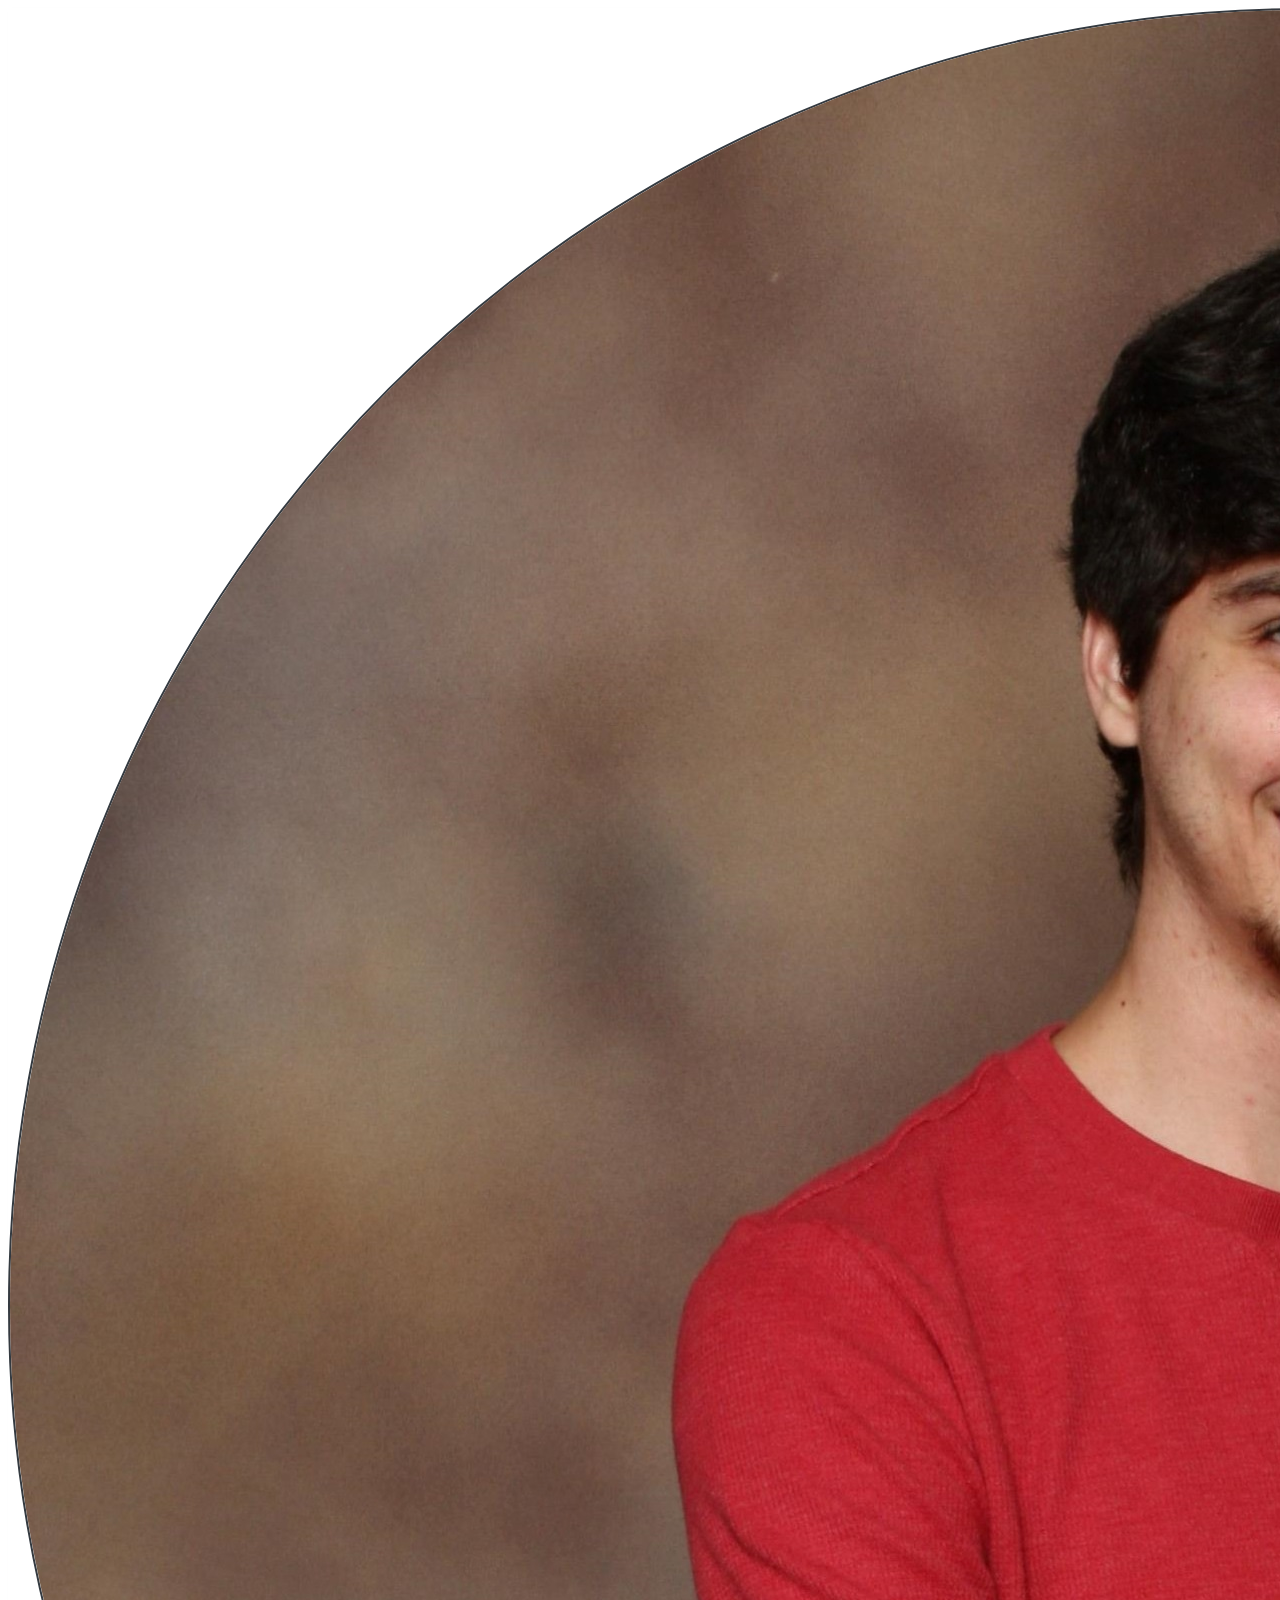
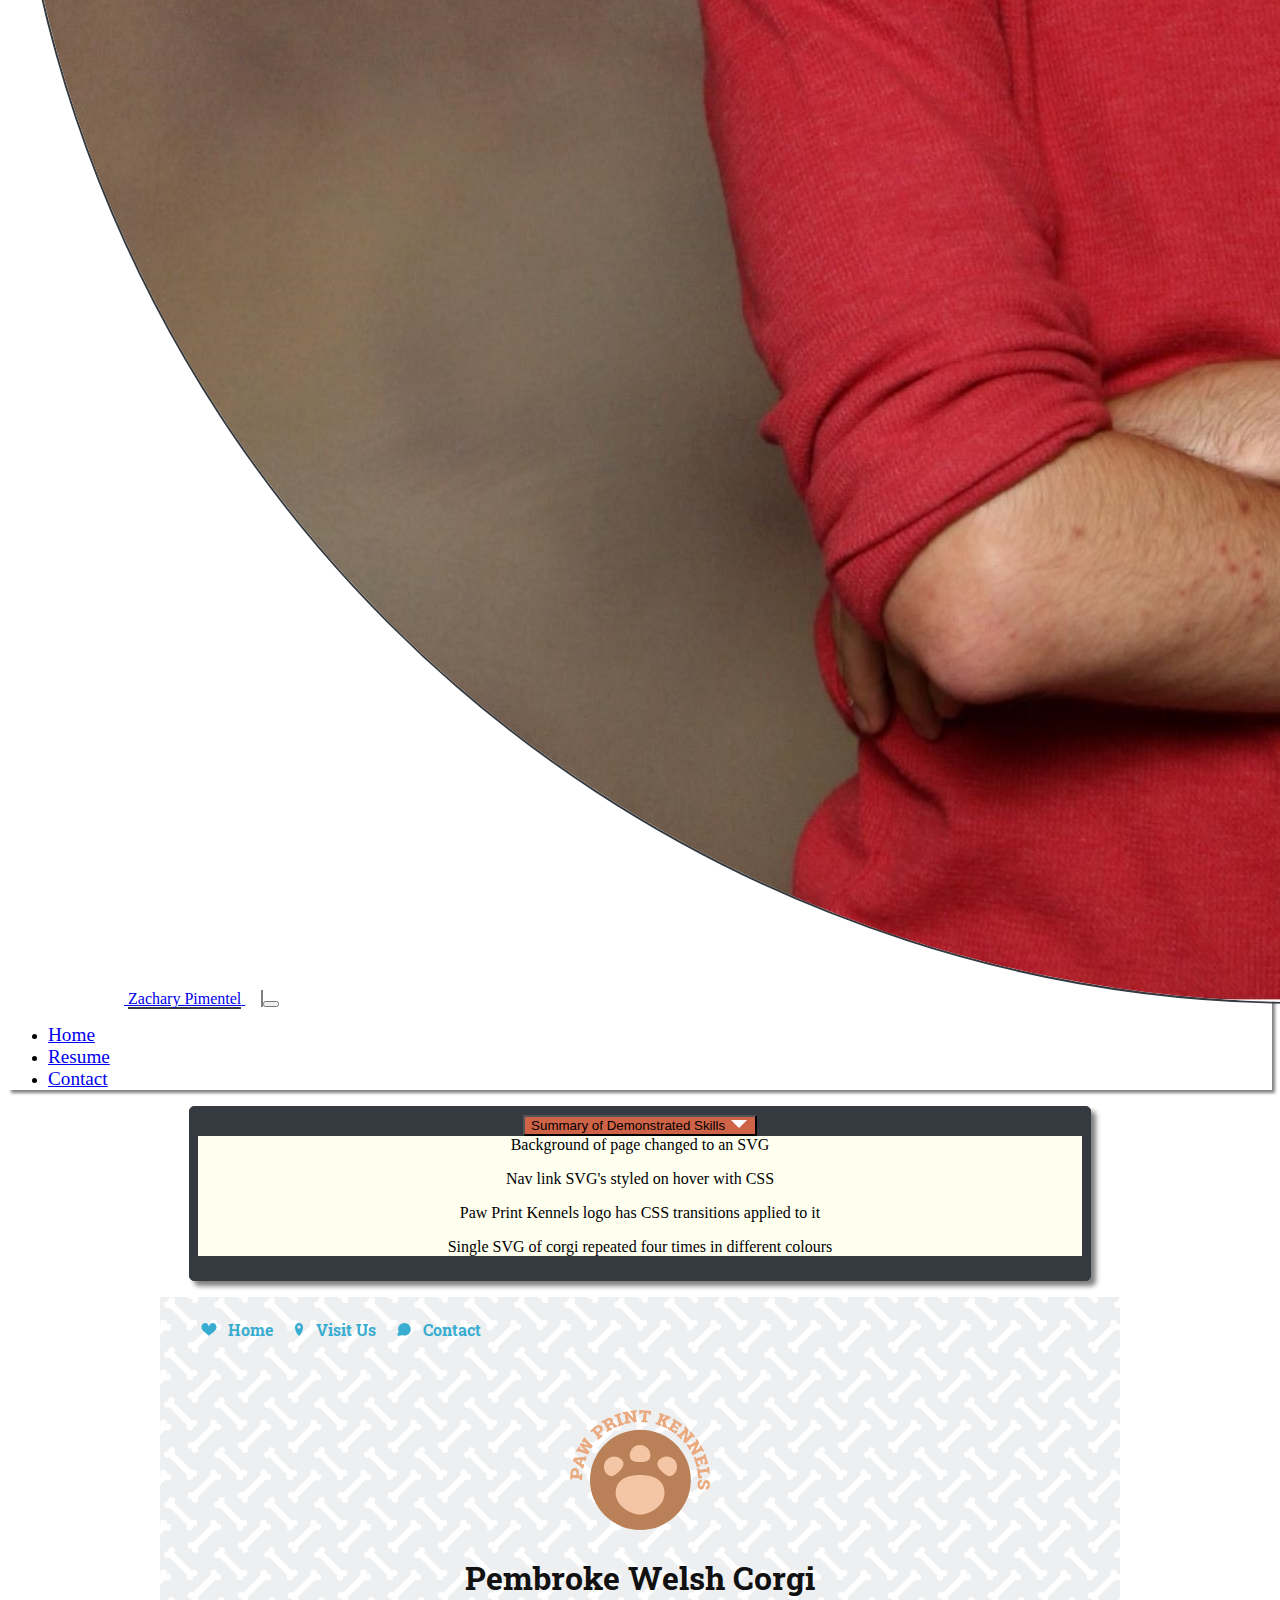
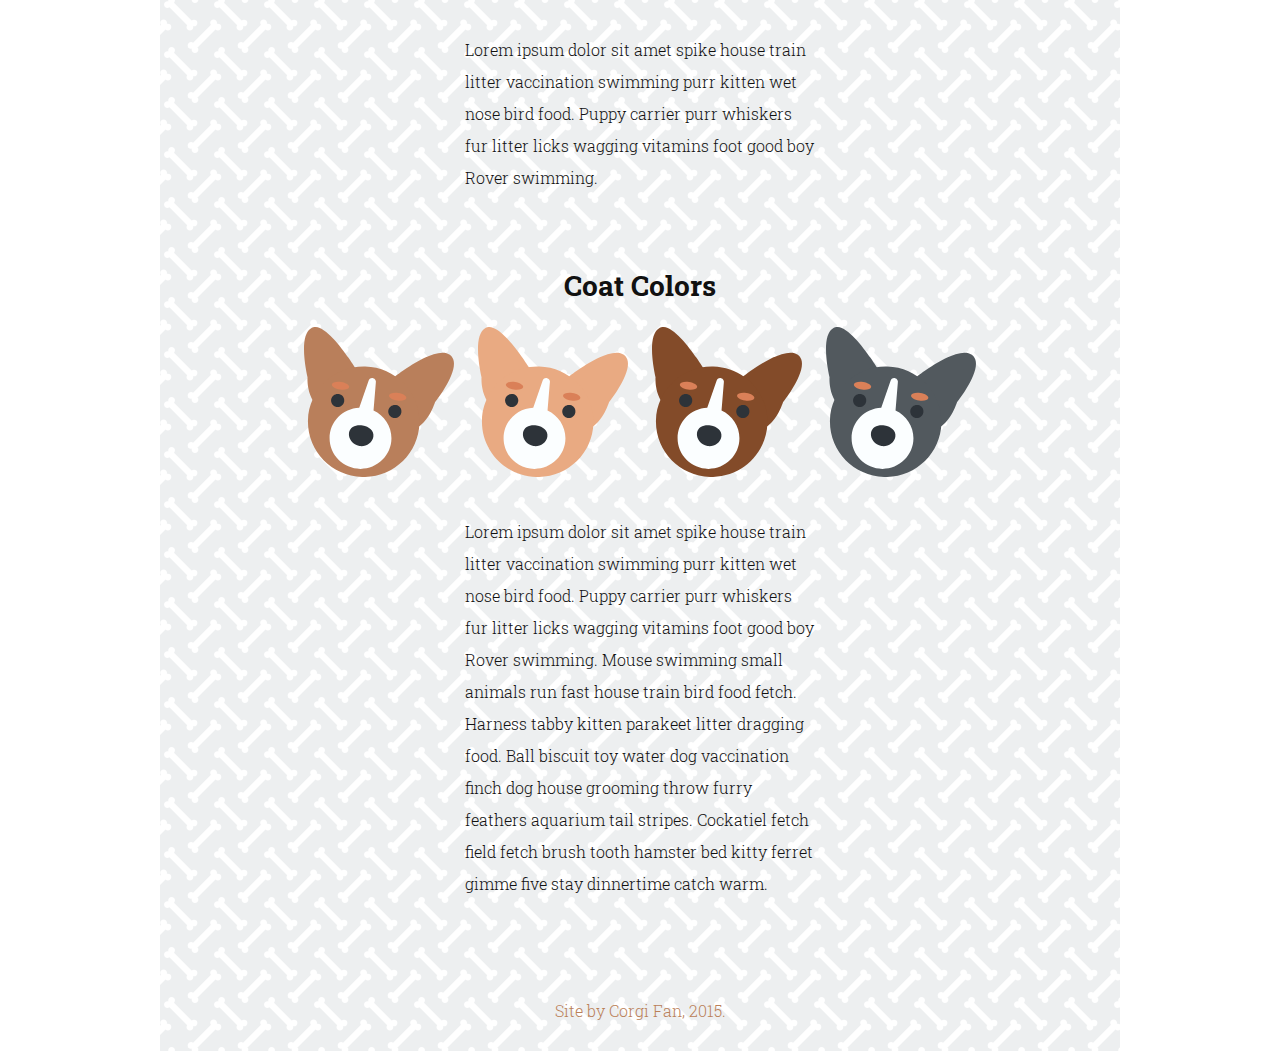
<file: projects/project-svg/project8.html>
<!doctype html>
<html lang="en">

  <head>
    <meta charset="utf-8">
    <title>Pembroke Welsh Corgis</title>
    <meta name="viewport" content="width=device-width, initial-scale=1.0">
    <link rel="stylesheet" href="https://stackpath.bootstrapcdn.com/bootstrap/4.1.3/css/bootstrap.min.css" integrity="sha384-MCw98/SFnGE8fJT3GXwEOngsV7Zt27NXFoaoApmYm81iuXoPkFOJwJ8ERdknLPMO" crossorigin="anonymous">
    <link rel="stylesheet" href="styles.css">
    <link rel="stylesheet" href="../../css/nav-styles.css" >
    <link rel="stylesheet" href="../../css/summary-of-skills.css">
    <link href='https://fonts.googleapis.com/css?family=Roboto+Slab:700,300' rel='stylesheet' type='text/css'>
  </head>

  <body>

    <!-- Site navbar header -->
    <header>
      <nav class="navbar navbar-expand-md navbar-dark bg-dark">
        <a class="navbar-brand" href="../../index.html">
          <div class="brand-container">
          <img id="portrait" class="img-fluid" src="../../img/portrait.jpg" alt="Picture of Zachary">
        </div>
        <span id="name">Zachary Pimentel</span>
        </a>
        <button class="navbar-toggler" type="button" data-toggle="collapse" data-target="#navbarNav" aria-controls="navbarNav" aria-expanded="false" aria-label="Toggle navigation">
          <span class="navbar-toggler-icon"></span>
        </button>
        <div class="collapse navbar-collapse" id="navbarNav">
          <ul class="navbar-nav">
            <li class="nav-item">
              <a class="nav-link" href="../../index.html">Home</a>
            </li> 
            <li class="nav-item">
              <a class="nav-link" href="../../resume.html">Resume</a>
            </li>
            <li class="nav-item">
              <a class="nav-link" href="../../contact.html">Contact</a>
            </li>
          </ul>
        </div>
      </nav>
    </header>

    <aside class="summary">
      <button class="btn btn-primary" type="button" data-toggle="collapse" data-target="#collapseExample" aria-expanded="false" aria-controls="collapseExample">
    Summary of Demonstrated Skills <span class="carat"></span>
  </button>

      <div class="collapse show" id="collapseExample">
        <div class="card card-body">
          <p>Background of page changed to an SVG</p>
            <p>Nav link SVG's styled on hover with CSS</p>
            <p>Paw Print Kennels logo has CSS transitions applied to it</p>
            <p>Single SVG of corgi repeated four times in different colours</p>
        </div>
      </div>
    </aside>


    <div id="container" class="clearfix">

      <!--NAV BAR-->
      <nav>
        <ul class="nav__bar">

          <!--Home link-->
          <li class="nav__item"> 
            <svg class="nav__icon" version="1.1" xmlns="http://www.w3.org/2000/svg" xmlns:xlink="http://www.w3.org/1999/xlink" x="0px" y="0px" width="28px" height="24px" 
              viewBox="0 0 28 24" style="enable-background:new 0 0 28 24;" xml:space="preserve">
              <style type="text/css">
                .st0{fill:#39ADD1;}
              </style>
              <path class="st0" d="M28,7.1C28,4.2,25.5,0,20.7,0C15.8,0,14,6.6,14,6.6S12.2,0,7.3,0C2.5,0,0,4.2,0,7.1c0,2.1-0.6,3.7,4.2,8.7
            C6.3,18,9.7,19.7,14,24c4.3-4.3,7.8-6,9.8-8.1C28.6,10.9,28,9.2,28,7.1z"/>
            </svg>Home
          </li>

          <!--Visit Us link-->
          <li class="nav__item">
            <svg class="nav__icon" version="1.1" xmlns="http://www.w3.org/2000/svg" xmlns:xlink="http://www.w3.org/1999/xlink" x="0px" y="0px" width="24px" height="24px" 
   viewBox="0 0 24 24" style="enable-background:new 0 0 24 24;" xml:space="preserve">
            <style type="text/css">
            .st0{fill:#39ADD1;}
           </style>
           <path class="st0" d="M19.5,7.1C19.3,3.2,16,0,12.1,0c0,0,0,0,0,0c0,0,0,0,0,0c-2,0-3.9,0.8-5.3,2.2c-1.3,1.3-2.1,3-2.3,4.9
  c0,0.1,0,0.9,0,0.9c0.3,9.3,6.2,15,6.9,15.7c0.2,0.2,0.4,0.3,0.7,0.3c0.2,0,0.5-0.1,0.7-0.3c0.7-0.6,6.5-6.4,6.8-15.6
  C19.5,7.9,19.5,7.2,19.5,7.1z M9,7.5c0-1.7,1.3-3,3-3c1.7,0,3,1.3,3,3c0,1.7-1.3,3-3,3C10.3,10.5,9,9.2,9,7.5z"/>
           </svg>Visit Us
         </li>

         <!--Contact link-->
          <li class="nav__item">
            <svg class="nav__icon" version="1.1" xmlns="http://www.w3.org/2000/svg" xmlns:xlink="http://www.w3.org/1999/xlink" x="0px" y="0px" width="28px" height="24px" 
   viewBox="0 0 28 24" style="enable-background:new 0 0 28 24;" xml:space="preserve">
              <style type="text/css">
  .st0{fill:#39ADD1;}
              </style>
              <path class="st0" d="M10.1,22.5c1.5,0.7,3.1,1,4.8,1c6.5,0,11.8-5.3,11.8-11.8C26.6,5.3,21.3,0,14.8,0C8.3,0,3.1,5.3,3.1,11.8
  c0,1.8,0.4,3.5,1.1,5c-0.1,0.1-3.9,4.8-2.5,6.2l0.5,0.5C3.7,25,9.9,22.7,10.1,22.5z"/>
            </svg>Contact
          </li>
        </ul>
      </nav>

      <!--END OF NAV-->

      <!--HEADER-->
      <header>
        <div class="logo">
          <h1>Paw Print Kennels</h1>
          <svg version="1.1" xmlns="http://www.w3.org/2000/svg" xmlns:xlink="http://www.w3.org/1999/xlink" x="0px" y="0px"
   viewBox="0 0 140 120" style="enable-background:new 0 0 140 120;" xml:space="preserve">
            <style type="text/css">
              .st0{fill:#BA8058;}
              .st1{fill:#EAAA7F;}
              .st2{fill:#F4C6A6;}
            </style>
            <g>
             <ellipse class="st0" cx="70.4" cy="69.9" rx="50.4" ry="50.1"/>
            </g>
            <g>
              <path class="st1" d="M0.6,62.5C0.8,61,1.3,59.8,2.1,59s1.9-1.2,3.1-1.1C6.4,58,7.3,58.5,8,59.5c0.7,1,0.9,2.2,0.8,3.7l-0.2,2.2
                l1.6,0.2l0.5-1.6l1.8,0.2l-0.6,6.1l-1.8-0.2L10,68.5l-7.7-0.7l-0.5,1.6L0,69.2l0.1-1.6L0.6,62.5z M6.3,65.2l0.2-2.2
                c0.1-0.6-0.1-1.1-0.4-1.5c-0.3-0.4-0.7-0.6-1.2-0.7c-0.5,0-0.9,0.1-1.3,0.4c-0.4,0.3-0.6,0.8-0.7,1.4l-0.2,2.2L6.3,65.2z"/>
              <path class="st1" d="M11.2,58.3l0.1-0.8l-8.4-6.7l1-3.1L14.6,47l0.4-0.8l1.7,0.5l-1.4,4.4l-1.6-0.5l0.1-0.7l-1.3,0l-1.2,3.8
                l1.1,0.8l0.4-0.6l1.6,0.5l-1.4,4.4L11.2,58.3z M9.6,52.5l0.8-2.5l-3.8,0.2l0,0.1L9.6,52.5z"/>
              <path class="st1" d="M15.9,28.2L15.5,29l7.4,7.1l-1.5,2.5l-7-2l0,0.1l5.1,5.1L18,44.4l-9.8-3.1L7.6,42L6,41l2.7-4.4l1.6,0.9
                l-0.4,1.2l5.1,1.9l0-0.1l-5.4-5.4l1.3-2.1l7.2,2.2l0-0.1L14,31.7l-0.8,0.9l-1.6-0.9l2.7-4.4L15.9,28.2z"/>
              <path class="st1" d="M25.3,16.4c1.2-1,2.3-1.5,3.5-1.5c1.2,0,2.2,0.4,3,1.3c0.8,0.9,1.1,2,0.9,3.1c-0.2,1.2-0.9,2.3-2,3.2L29,24.1
                l1.1,1.2l1.4-0.8l1.2,1.4l-4.7,4l-1.2-1.4l1-1.3l-5-5.9l-1.4,0.8l-1.2-1.4l1.2-1L25.3,16.4z M27.5,22.3l1.7-1.4
                c0.5-0.4,0.8-0.9,0.8-1.4c0.1-0.5-0.1-0.9-0.4-1.3c-0.3-0.4-0.7-0.6-1.3-0.6c-0.5,0-1,0.2-1.5,0.6l-1.7,1.4L27.5,22.3z"/>
              <path class="st1" d="M36.8,8.7c1.3-0.7,2.5-1,3.6-0.8c1.1,0.2,1.9,0.7,2.4,1.7c0.3,0.6,0.4,1.2,0.3,1.7c-0.1,0.6-0.4,1.2-0.8,1.8
                c0.7-0.2,1.4-0.1,1.9,0.2c0.5,0.3,0.9,0.7,1.3,1.3l0.3,0.6l0.9-0.3l0.9,1.6L44.7,18c-0.3,0-0.6-0.1-0.8-0.4
                c-0.2-0.3-0.4-0.6-0.6-0.9L42.9,16c-0.3-0.5-0.6-0.8-1-0.9c-0.4-0.1-0.8,0-1.3,0.2L39,16.2l1,1.9l1.5-0.5l0.9,1.6l-5.4,2.9
                l-0.9-1.6l1.2-1l-3.7-6.8l-1.5,0.5l-0.9-1.6l1.3-0.7L36.8,8.7z M37.9,14.2l1.5-0.8c0.5-0.3,0.8-0.6,1-1c0.1-0.4,0.1-0.8-0.1-1.2
                c-0.2-0.4-0.5-0.6-1-0.7c-0.4-0.1-0.9,0-1.4,0.3l-1.5,0.8L37.9,14.2z"/>
              <path class="st1" d="M44.9,6.8l-0.6-1.7l5.9-2l0.6,1.7l-1.4,0.8l2.6,7.3l1.6-0.2l0.6,1.7l-5.9,2l-0.6-1.7l1.4-0.8l-2.6-7.3
                L44.9,6.8z"/>
              <path class="st1" d="M66.5,0l0.3,1.8l-1.5,0.5l1.5,9.7l-3,0.5l-5.7-6.6l-0.1,0l0.8,5.2l1.6,0.1l0.3,1.8l-6.1,0.9l-0.3-1.8l1.5-0.5
                l-1.2-7.6L53,3.9l-0.3-1.8l1.6-0.2l3-0.5L63,7.9l0.1,0l-0.8-5.1l-1.6-0.1l-0.3-1.8l4.5-0.7L66.5,0z"/>
              <path class="st1" d="M81.1,0.9l-0.3,3.8l-2.3-0.2l0-1.5l-1.9-0.1L76,10.4l1.6,0.4l-0.1,1.8l-6.2-0.5l0.1-1.8l1.6-0.2l0.6-7.5
                l-1.9-0.1L71.4,4l-2.3-0.2L69.4,0L81.1,0.9z"/>
              <path class="st1" d="M89,4.5l0.7-1.7L95,4.9l-0.7,1.7l-1.2-0.1l-1,2.5L93,9.2l2.7-2.1l-0.6-0.4l0.7-1.7l5.1,2l-0.7,1.7L99,8.6
                l-3.6,2.3l1.1,5.1l0.9,0.6l-0.6,1.7l-5.1-2l0.6-1.7l0.6,0.1l-0.6-3.2l-1-0.4l-0.9,2.4l1,0.7L90.7,16l-5.4-2.1l0.6-1.7l1.6,0.3
                l2.8-7.2L89,4.5z"/>
              <path class="st1" d="M97.1,18.6l1-1.5l1.5,0.6l4.2-6.5l-1.2-1.1l1-1.5l1.3,0.9l7.3,4.7l-2,3.1l-1.9-1.2l0.6-1.2l-2.8-1.8l-1.4,2.2
                l4,2.6l-1,1.6l-4-2.6l-1.6,2.4L105,21l0.8-1.1l1.9,1.2l-2,3L97.1,18.6z"/>
              <path class="st1" d="M125.1,26.3l-1.3,1.3l-1.3-0.9l-7.1,6.9l-2.1-2.1l2-8.5l-0.1,0l-3.8,3.7l0.9,1.4l-1.3,1.3l-4.3-4.4l1.3-1.3
                l1.3,0.9L115,19l-0.9-1.4l1.3-1.3l1.1,1.1l2.1,2.1l-2,8.4l0.1,0l3.7-3.6l-0.9-1.4l1.3-1.3l3.2,3.3L125.1,26.3z"/>
              <path class="st1" d="M134,40.9l-1.6,0.9l-1.1-1.2l-8.5,4.9l-1.5-2.6l4-7.7l0,0l-4.5,2.6l0.5,1.5l-1.6,0.9l-3.1-5.3l1.6-0.9l1.1,1.2
                l6.7-3.9l-0.5-1.5l1.6-0.9l0.8,1.4l1.5,2.6l-4,7.7l0,0l4.5-2.6l-0.5-1.5l1.6-0.9l2.3,4L134,40.9z"/>
              <path class="st1" d="M123.7,47.3l1.7-0.5l0.8,1.4l7.4-2.3l-0.2-1.6l1.7-0.5l0.5,1.5l2.6,8.3l-3.5,1.1l-0.7-2.2l1.3-0.5l-1-3.2
                l-2.5,0.8l1.4,4.5l-1.8,0.6l-1.4-4.5l-2.7,0.9l1,3.2l1.3-0.3l0.7,2.2l-3.5,1.1L123.7,47.3z"/>
              <path class="st1" d="M127.1,58.3l1.8-0.2l0.5,1.6l7.7-0.9l0.1-1.6L139,57l0.2,1.6l0.3,3l0.2,1.6l-1.8,0.2l-0.5-1.6l-7.5,0.9l0.4,3
                l1.5,0l0.3,2.3l-3.8,0.4L127.1,58.3z"/>
              <path class="st1" d="M131,76.3c0.4,0,0.7-0.1,1-0.4c0.3-0.3,0.5-0.9,0.8-1.7c0.4-1.5,0.9-2.6,1.5-3.3c0.6-0.7,1.4-1,2.5-0.9
                c1,0.1,1.8,0.6,2.4,1.5c0.6,0.9,0.8,2.1,0.7,3.5c-0.1,1.5-0.5,2.6-1.3,3.4c-0.7,0.8-1.7,1.1-2.8,1l-0.1,0l0.2-2.9
                c0.5,0,0.9-0.1,1.2-0.3c0.3-0.3,0.5-0.7,0.5-1.4c0-0.6,0-1.1-0.2-1.3c-0.2-0.3-0.5-0.5-0.8-0.5c-0.4,0-0.7,0.1-1,0.4
                c-0.3,0.3-0.5,0.9-0.8,1.9c-0.4,1.4-0.9,2.5-1.5,3.2c-0.6,0.7-1.4,1-2.5,0.9c-1.1-0.1-1.9-0.6-2.5-1.5c-0.6-1-0.8-2.2-0.7-3.7
                c0.1-1.6,0.5-2.8,1.3-3.7c0.7-0.9,1.7-1.2,2.9-1.1l0.1,0l-0.2,2.9c-0.6,0-1,0.1-1.3,0.5c-0.3,0.4-0.4,0.9-0.5,1.6
                c0,0.7,0,1.2,0.2,1.5C130.4,76,130.7,76.2,131,76.3z"/>
            </g>
            <g>
              <path class="st2" d="M80.4,45.2c0,5.7-4.6,6.8-10.3,6.8c-5.7,0-10.3-1.1-10.3-6.8S64.4,35,70.1,35C75.8,35,80.4,39.6,80.4,45.2z"/>
              <path class="st2" d="M45.7,83.1C45.7,69.7,56.7,65,70.1,65s24.4,4.7,24.4,18.1s-15.1,21.6-24.4,21.6
                C61.2,104.7,45.7,96.5,45.7,83.1z"/>
              <path class="st2" d="M104,64.1c-4,4-8.1,1.5-12.1-2.5s-6.5-8-2.5-12c4-4,10.5-4,14.6,0C108,53.6,108,60.1,104,64.1z"/>
              <path class="st2" d="M51.5,49.6c4,4,1.5,8-2.5,12c-4,4-8.1,6.5-12.1,2.5c-4-4-4-10.5,0-14.5S47.4,45.6,51.5,49.6z"/>
            </g>
        </svg>
      </div>
        <h1>
          Pembroke Welsh Corgi
        </h1>

        <p>
          Lorem ipsum dolor sit amet spike house train litter vaccination swimming purr kitten wet nose bird food. Puppy carrier purr whiskers fur litter licks wagging vitamins foot good boy Rover swimming.
        </p>
      </header>

      <main>

        <!--SVG CORGI, USED LATER-->
        <svg class ="corgi__img" version="1.1" id="Layer_1" xmlns="http://www.w3.org/2000/svg" xmlns:xlink="http://www.w3.org/1999/xlink" x="0px" y="0px" style="display:none" xml:space="preserve">
          <symbol viewBox="0 0 170 170" id="corgi">
            <style type="text/css">
  .body{fill:#52595F;}
  .nose_and_eyes{fill:#2D3339;}
  .brows{fill:#DA8058;}
  .white{fill:#FBFEFF;}
            </style>
            <g>
              <path class="body" d="M10.5,84.2c8.2-19.5,26.1-33.9,47.6-37.6C54.2,40.3,24.5-6.8,8.9,0.8C-7.7,9,4,56.9,4,56.9S2.8,71.5,10.5,84.2
                z"/>
              <path class="body" d="M165.3,31.5c-15.4-11.2-56.4,20.2-62.8,25.2c17,11.6,28,31.3,27.3,53.3c0,1.1-0.1,2.2-0.2,3.3
                c12.8-8.1,18.9-27.9,18.9-27.9S182,43.6,165.3,31.5z"/>
              <path class="body" d="M130.8,109.1c-1,34.6-30,61.8-64.9,60.9S3.5,140.2,4.5,105.7s30-61.8,64.9-60.9S131.8,74.5,130.8,109.1z"/>
              <path class="white" d="M78.8,94.5l2.6-31.4c0.6-2.3-0.8-4.6-3.1-5.1c-2.3-0.6-4.6,0.8-5.2,3.1L62.6,91.4C44,92.1,29,107.3,29,125.9
                c-0.1,19.2,15.6,34.8,34.9,34.9s35.2-15.4,35.2-34.6C99.2,112.2,90.8,100.1,78.8,94.5z"/>
              <g>
                <path class="nose_and_eyes" d="M66.5,111.6c-7.1-1.1-14.3,1.2-15.5,8.3c-1.1,7,4.6,13.8,11.8,15s14.7-3.5,15.8-10.6
                  C79.7,117.3,73.6,112.8,66.5,111.6z"/>
                <path class="nose_and_eyes" d="M39.6,76c-4.1-0.8-8,1.9-8.8,5.9c-0.8,4,1.9,7.9,5.9,8.7c4.1,0.8,8-1.9,8.8-5.9C46.4,80.7,43.7,76.8,39.6,76z
                  "/>
                <path class="nose_and_eyes" d="M104.4,88.4c-4.1-0.8-8,1.9-8.8,5.9c-0.8,4,1.9,7.9,5.9,8.7c4.1,0.8,8-1.9,8.8-5.9
                  C111.2,93,108.5,89.1,104.4,88.4z"/>
              </g>
              <g>
                <path class="brows" d="M106.9,74.7c-5.4-0.8-10.1,0.4-10.5,2.8c-0.4,2.4,3.7,5,9.1,5.8c5.4,0.8,10.1-0.4,10.5-2.8
                  C116.4,78.1,112.3,75.5,106.9,74.7z"/>
                <path class="brows" d="M42.1,62.3c-5.4-0.8-10.1,0.4-10.5,2.8c-0.4,2.4,3.7,5,9.1,5.8c5.4,0.8,10.1-0.4,10.5-2.8
                  C51.6,65.8,47.5,63.2,42.1,62.3z"/>
              </g>
            </g>
          </symbol>
          </svg>

          <!--END OF CORGI SVG-->
        <h2>
          Coat Colors
        </h2>

        <!--Using the corgi svg multiple times-->
        <div class = "corgi__div">

          <svg class="corgi1" width="170">
            <use xlink:href="#corgi" class="corgi1"></use>
          </svg>

           <svg width="170">
            <use xlink:href="#corgi" class="corgi2"></use>
          </svg>

           <svg width="170">
            <use xlink:href="#corgi" class="corgi3"></use>
          </svg>

           <svg width="170">
            <use xlink:href="#corgi" class="corgi4"></use>
          </svg>

        </div>

        <p>
          Lorem ipsum dolor sit amet spike house train litter vaccination swimming purr kitten wet nose bird food. Puppy carrier purr whiskers fur litter licks wagging vitamins foot good boy Rover swimming. Mouse swimming small animals run fast house train bird food fetch. Harness tabby kitten parakeet litter dragging food. Ball biscuit toy water dog vaccination finch dog house grooming throw furry feathers aquarium tail stripes. Cockatiel fetch field fetch brush tooth hamster bed kitty ferret gimme five stay dinnertime catch warm.
        </p>
      </main>

      <footer>
        Site by Corgi Fan, 2015.
      </footer>

    </div> <!-- container -->


    <script src="https://code.jquery.com/jquery-3.3.1.slim.min.js" integrity="sha384-q8i/X+965DzO0rT7abK41JStQIAqVgRVzpbzo5smXKp4YfRvH+8abtTE1Pi6jizo" crossorigin="anonymous"></script>
    <script src="https://cdnjs.cloudflare.com/ajax/libs/popper.js/1.14.3/umd/popper.min.js" integrity="sha384-ZMP7rVo3mIykV+2+9J3UJ46jBk0WLaUAdn689aCwoqbBJiSnjAK/l8WvCWPIPm49" crossorigin="anonymous"></script>
    <script src="https://stackpath.bootstrapcdn.com/bootstrap/4.1.3/js/bootstrap.min.js" integrity="sha384-ChfqqxuZUCnJSK3+MXmPNIyE6ZbWh2IMqE241rYiqJxyMiZ6OW/JmZQ5stwEULTy" crossorigin="anonymous"></script>
    <script src="../../index.js"></script>
  </body>
</html>
</file>
<file: css/nav-styles.css>
.brand-container{
	width:25%;
	max-width: 100px;
	display:none;
	margin-right: 1em;
}

.col-md-8{
	border:3px solid red;
}

.col-md-4{
	border:3px solid blue;
}

#my-name{
	color:lightgrey;
	transition:0.5s;
}

.active{
	border-bottom: 2px solid #CF6347;
}

.nav-link{
	font-size: 1.2em;
}

.brand-container img{
	border:2px solid #343A40;
	border-radius: 50%;
	transition: border 0.5s;
}

.brand-container img:hover{
	border-radius: 50%;
}

.navbar-brand span{
	border-bottom:2px solid #343A40;
	transition:0.5s;
}

.navbar{
	box-shadow: 3px 3px 3px grey;
}

/*breakpoint for tablet displays*/
@media screen and (min-width:768px){
	.navbar-brand{
		border-right:2px solid grey;
		padding-right: 1em;
	}

	.brand-container{
		display:inline-block;
	}


}
</file>
<file: css/index.css>
.project-icn{
	display:inline;
	width:40px;
}

.prj-img img{
	display:inline-block;
	max-width:150px;
	height:150px;
	border:2px solid #343A40;
	border-radius: 10%;
}

.container{
	max-width: 80%;
}

.contact-container a{
	margin-bottom:1em;
	border:2px solid white;
	transition:0.2s;
}

.clickableP{
	margin-bottom:1em;
	border:2px solid white;
	transition:0.2s;
}

.clickable:hover{
	border-color:#CF6347;
}

.contact-svg{
	width:25px;
	height:25px;
	margin-left: 1em;
}
.prj-img{
	text-align: center;
	width:100%;
	padding-bottom: 1em;
	border-bottom: 1px solid grey;
}

.col-md{
	border:2px solid #343A40;
	margin:1em;
	border-radius: 5px;
	box-shadow: 4px 4px #343A40;
	transition:0.2s;
	background: ivory;
	color:#343A40;
}

.col-md h3,.col-md h4{
	text-align: center;
}

.col-md a{
	text-decoration: none;
	color:#343A40;
}

h4{
	margin:0.5em;
}

.col-md:hover{
	box-shadow: 4px 4px #CF6347;
}

body{
	background:#DADFE1;
}

h2{
	margin:1em 0;
}

header{
	border-bottom: 1px solid #343A40;
	background-color: whitesmoke;
}
</file>
<file: projects/project-employee.directory/css/styles.css>
.container{
	width:90%;
/*	border:1px solid black;*/
	margin:0 auto;
	background-color: whitesmoke;
	font-family: 'Montserrat', 'sans serif';
}

.header-text{
	text-align: center;
	font-family: 'Montserrat', 'sans serif';
}

#employees ul{
	list-style: none;
	padding:0;
	/*border:1px solid red;*/
}

#employees li{
	display:inline-block;
	border:2px solid lightgrey;
	border-radius: 10px;
	width:100%;
	margin:20px 0;
	background-color: white;
	box-sizing: border-box;
}

#employees label{
	width:100%;
	height:100%;
	padding:20px 0;
	display:flex;
	flex-direction: column;
	justify-content: space-around;
	align-items: center;
}

#employees li:hover{
	background-color: azure ;
	transition: 0.2s ease-out;
}

#employees label:hover{
	cursor:pointer;
}


#employees img{
	border-radius: 50%;
}

.img-container,
.text-container{
	text-align: center;
	margin:5px 0;
}

.text-container p,
.text-container h3{
	margin:5px;
}


#modal-windows ul{
	list-style: none;
	padding:0;
}

.round{
	border-radius: 50%;
	padding-top: 5px;
}

.close{
	text-align: right;
	padding:2px;
	margin-left:90%;
}

.close:hover{
	cursor:pointer;
}


#modal-windows li{
	list-style: none;
	padding:0;
	text-align: center;
	position:fixed;
	border-radius: 5px;
	width:80%;
	max-width: 350px;
	left:50%;
	top:50%;
	transform: translate(-50%,-50%);
	background-color: white;
	z-index:5000;
}

.basic-info{
	border-bottom: 1px solid black;
	width:90%;
	margin:auto;
}

.more-info{
	width:90%;
	margin:auto;
}

#dim-screen{
	width:100%;
	height:100%;
	background-color: rgba(0,0,0,0.5);
	position:fixed;
	top:0;
	left:0;
	display:none;
}

.employee-modal{
	z-index:5000;
}

input{
	display:none;
}


/*MEDIA QUERIES*/
@media screen and (min-width: 500px){
	#employees label{
		flex-direction: row;
	}

	.text-container{
		text-align: left;
	}
}

@media screen and (min-width: 768px){

	#employees ul{
		display:flex;
		flex-wrap: wrap;
		justify-content: space-between;
	}

	#employees li{
		width:45%;
		flex-direction: column;
		display:inline-flex;
	}

	#employees label{
		width:100%;
		flex-direction: column;
		display:inline-flex;
	}

	.text-container{
		text-align: center;
	}
}

@media screen and (min-width: 1024px){
	header{
		
		text-align: left;
		margin:0 auto;
	}

	#employees ul{
		justify-content: space-around;
	}

	#employees li{
		width:30%;
	}
}

@media screen and (min-width: 1500px){
	#employees label{
		flex-direction: row;
	}
}
</file>
<file: css/summary-of-skills.css>
.summary{
	color:black;
	background-color:#343A40;
	margin:1em auto;
	padding:0.5em;
	box-shadow: 5px 5px 5px grey;
	text-align: center;
	border:1px solid #343A40;
	border-radius: 5px;
}

.summary button{
	background-color: #CF6347;
	text-align: left;
	

}

.summary button:hover{
	
}

.card{
	background: ivory;
}

.card p{
	margin:0 auto;
	margin-bottom: 16px;
}

.carat{
	display:inline-block;
	width: 0;
	height: 0;
	border-style: solid;
	border-width: 8px 8px 0 8px;
	border-color: white transparent transparent transparent;
	margin:2px;
}

@media screen and (min-width:1024px){
	.summary{
		width:70%;
	}
}
</file>
<file: projects/project-search.forms/css/styles.css>
/*************************************************
				GENERAL STYLES
/************************************************/
.wrapper{
	font-family: 'Merriweather',serif;
}

main{
	width:80%;
	margin:5px auto;
	/*border-top:2px solid black;*/
}




/*************************************************
				HEADER STYLES
/************************************************/

.wrapper header{
	text-align:center;
}

.wrapper header h1{
	color:white;
	background-color: #283747;
	margin:0;
	padding:40px;
}

.wrapper header h2{
	font-size: 2em;
	margin:1em;
}

.wrapper header p{
	font-size: 1.6em;
	width:90%;
	margin: 0 auto;
	padding-bottom:50px;
	border-bottom:6px solid black;
	color:grey;
}

/*************************************************
				FORM STYLES
/************************************************/

/*General form styles*/

::-webkit-input-placeholder { /* WebKit placeholder styles */
    direction: rtl;
    font-style: italic;
    font-size: .8em;
}
:-moz-placeholder { /* firefox placeholder styles*/
    direction: rtl;
    font-style:italic;
}

form h1{
	text-align:left;
	padding-top:40px;
	border-top:2px solid black;
}

.contact_info input,
.contact_info select,
textarea{
	display:block;
	border:none;
	width:100%;
	height:30px;
	margin: 20px auto;
	border-radius:5px;
	background-color: #eaeaea;
	box-sizing: border-box;
	padding-left:30px;
	padding-right: 30px;
	font-size: 1em;
	}

label{
	font-size: 1em;
}

form p{
	font-size: .1em;
	width:100%;
	color:grey;
}

input:focus,
textarea:focus,
select:focus{
	outline:none;
	border:2px solid #34495E;
	transition:0.2s;
}

fieldset{
	padding:0;
	margin: 0;
	border:none;
	border-top:2px solid black;
}

fieldset p{
	font-size:1em;
}

legend{
	font-size: 2em;
	margin:0;
	float:left;
	width:100%;
	padding: 40px 0;
	font-weight: bold;
}

textarea{
	height:150px;
	padding-top:10px;
}

/*Contact info styles*/

#zip{
	width:50%;
	margin: 20px 0;
}

#state{
	color:grey;
}

/*newsletter styles*/

.newsletter_info input{
	height:20px;
	width:20px;
	margin:20px;
}

.newsletter_info{
	background-color: lightgrey;
	padding-left: 20px;
	padding-right: 20px;
}

/*input button styles*/

.wrapper button{
	width:100%;
	height:75px;
	font-size: 1.8em;
	border:none;
	border-radius: 5px;
	background-color: teal;
	color:white;
	margin-top:20px;

}

/*footer styles*/

.wrapper footer p{
	text-align: center;
	font-size: 1.2em;
	font-style:italic;
	color:grey;
	padding-bottom: 100px;
	padding-top: 40px;
}

/***************************************/

@media(min-width:768px){

	/*************************************************
					TABLET/DESKTOP STYLES
	/************************************************/
	
	/*Header styles*/
	
	.wrapper header h1{
	color:white;
	background-color: #283747;
	margin:0;
	padding:20px;	
	}

	.wrapper header h2{
		padding-top:50px;
	}

	/*form styles*/

	.contact_info input,
	.contact_info select,
	textarea{
	display:inline-block;
	width:70%;
	margin: 20px auto;
	border-radius:5px;
	background-color: #eaeaea;
	box-sizing: border-box;
	padding-left:30px;
	font-size: 1.4em;
	}

	label{
		display:inline-block;
		width:25%;
	}

	#zip{
		width:30%;
	}

	main{
		width:60%;
	}

	
}
</file>
<file: projects/project-svg/styles.css>
#container {
  max-width: 960px;
  background: #fff;
  margin: 0 auto;
  height: 100%; /* new line */
  font-family: 'Roboto Slab', serif;
  font-weight: 300;
  margin: 0 auto;
  padding: 0;
  text-align: center;
  color: #111;
  background: #edeff0;
  background-image: url(svgs/background.svg) /*ADDED BACKGROUND IMAGE*/
}

#container p {
  max-width: 350px;
  margin: 35px auto 0;
  line-height: 2em;
  text-align: left;

}

#container a {
  text-decoration: none;
  color: #39add1;
  font-weight: 700;
}

#container a:hover {
  color: #111;
}

#container header {
  padding-top: 50px;
}

#container header nav {
  padding-bottom: 50px;
  text-align: left;
}

#container header nav ul li {
  display: inline-block;
  margin-right: 20px;
}

#container main {
  padding-top: 50px;
}

#container main h2 {
  font-size: 28px;
}

#container footer {
  width: 100%;
  margin-top: 100px;
  padding-bottom: 30px;
  color: #ba8058;
}

/*MY ADDED CODE*/

/*Keyframe for logo animation*/
@keyframes grow{
		0%{
			transform: scale(1);
		}
		30%{
			transform: scale(1.2);
		}
		60%{
			transform: scale(0.9);
		}
	}

/*Nav bar related*/
#container .nav__item{
	font-size: 1em;
	font-weight: bold;
	color:#39ADD1;
	list-style:none;
	display:inline;
	margin:5px;
	vertical-align: middle;
	transition: 0.5s;
}

#container .nav__item path{
	fill:#39ADD1;
	transition:0.5s;
}

#container .nav__bar{
	text-align: left;
	margin:0;
	padding:20px 30px;
}

#container .nav__icon{
	height:0.8em;
	margin-right: 5px;
}

#container .nav__item:hover{
	color:black;
}
#container .nav__item:hover path{ /*transition for the nav bar*/
	fill:black;
}

/*logo related*/
#container .logo svg{ /*Setting the proper dimensions for the assignment */
	width:140px;
	height:120px;
	margin:0 auto;
}

#container .logo .st1{
	display:none; /*Hides the logo text in small browsers*/
}

#container .logo svg:hover .st2{
		display: inline;
		animation: grow 1s ease-out backwards; /*Transition for the logo*/
}

/*CSS dog colors and currentColor*/
#container .corgi__img .body{
	fill:currentColor; 
}

.corgi1{
	color:#B97F5B;
}

.corgi2{
	color:#E9AA82
}

.corgi3{
	color:#834B29
}

.corgi4{
	color:#52595E;
}

#container .logo .st2{
	transform-origin: 50% 50%;


}

/*Break point*/
@media(min-width:425px){
	
	#container .logo h1{
		display:none; /*Hides h1 text in larger browser sizes*/
	}

	#container .logo .st1{
		display:inline; /*Shows the logo text in larger browser sizes*/
	}

	
}
</file>
<file: projects/project-lightbox/css/styles.css>
/*GENERAL STYLES*/

.lightboxOverlay{
	opacity: 0.9;
}

main{
	text-align: center;
	
}

img{
	max-width: 45%;
}


#gallery{
	width:90%;
	margin:auto;
	text-align: center;
}

/*SEARCH BAR STYLES*/

input{
	height:35px;
	width:50%;
	border:2px solid #eaeaea;
	border-radius: 5px;
	padding-left:5px;
	margin: 20px 0;
}

.search-bar{
	text-align: center;
}



/*this breakpoint redoes some of the styles that arranges the images
and makes them look a little better spaced out as the screen gets larger */
@media(min-width:768px){
	
	a img{
		margin:2%;
	}

	#gallery{
		width:100%;
	}

	/*Makes the font size of the lightbox captions larger on larger screens*/

	.lb-details .lb-caption{
		font-size: 16px;
	}
}

/*this breakpoint makes sure that only 4 images are displayed on 1 line at a time,
even if the screen gets large enough to have enough space for more than 4 */
@media(min-width: 1024px){
	
	#gallery{
		width:1000px;
		margin:0 auto;
	}
}
</file>
